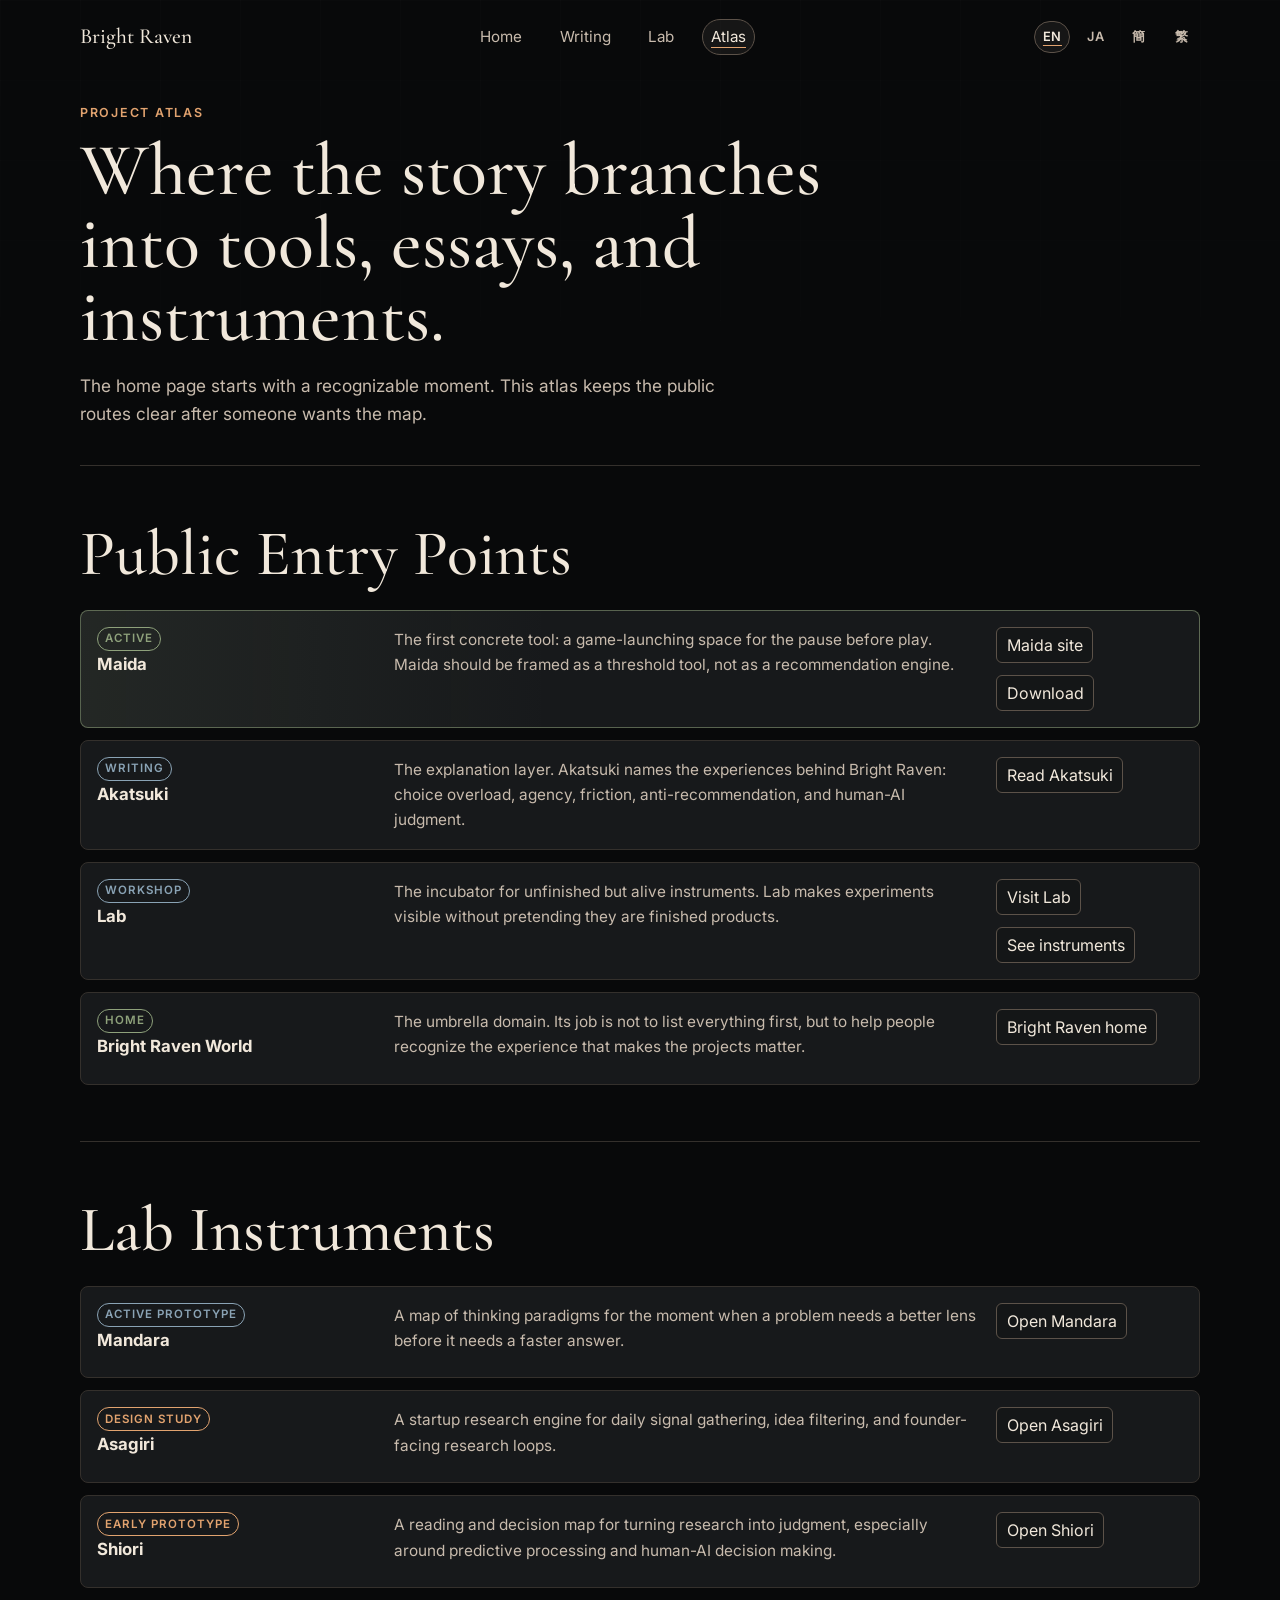
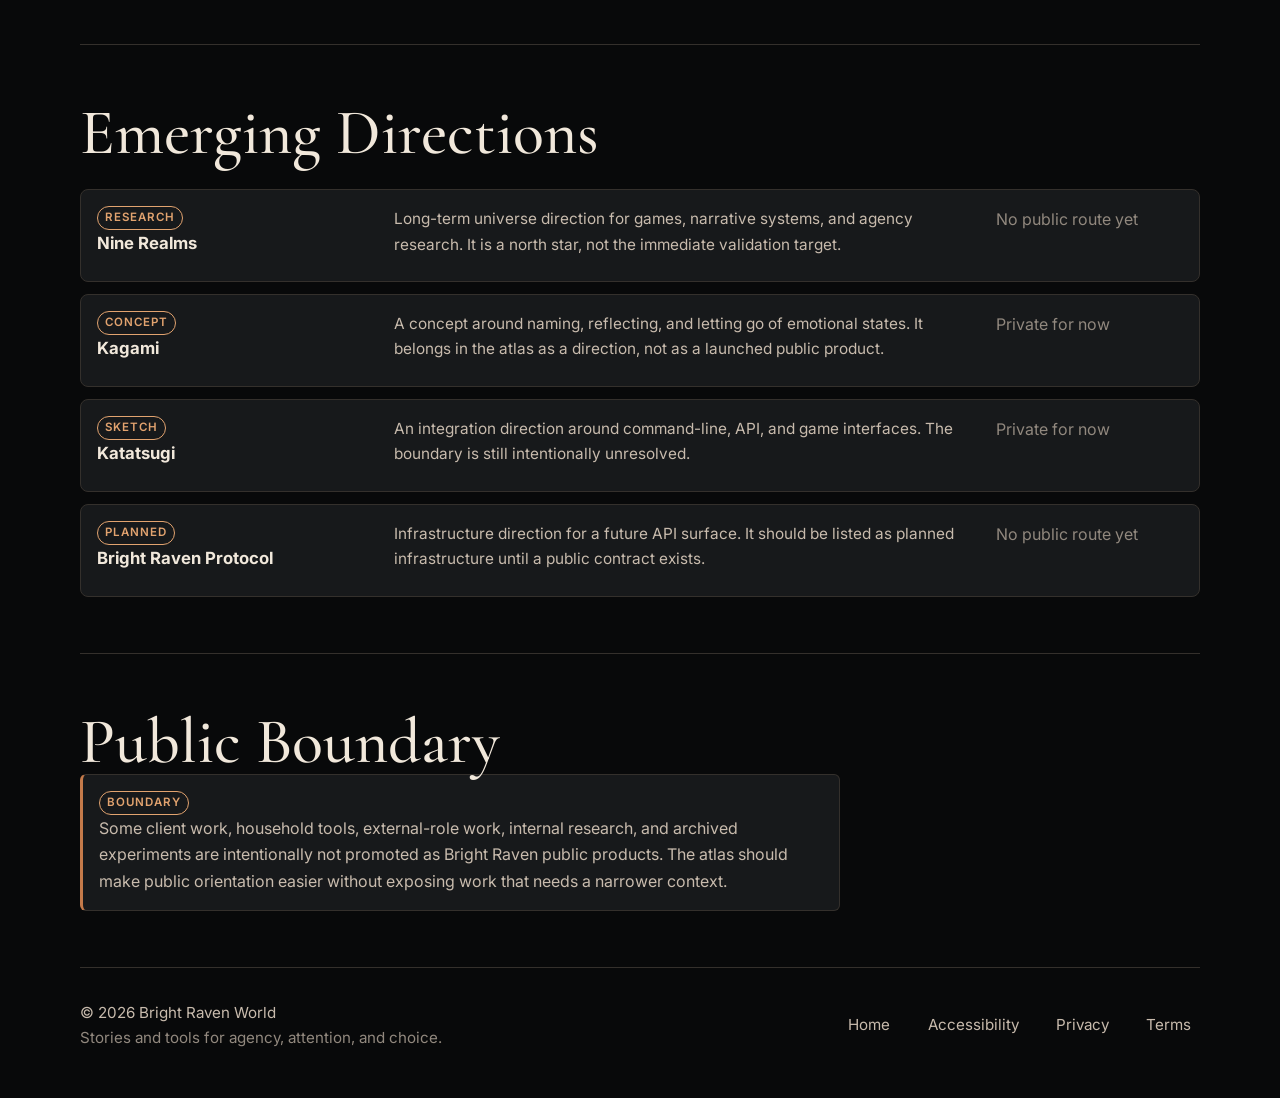
<file: projects/index.html>
<!DOCTYPE html>
<html lang="en">
<head>
  <meta charset="utf-8">
  <meta name="viewport" content="width=device-width, initial-scale=1">
  <title>Project Atlas - Bright Raven World</title>
  <meta name="description" content="A public map of Bright Raven products, writing, lab instruments, research directions, and boundaries.">
  <meta property="og:title" content="Project Atlas - Bright Raven World">
  <meta property="og:description" content="A public map of Bright Raven products, writing, lab instruments, research directions, and boundaries.">
  <meta property="og:type" content="website">
  <meta property="og:url" content="https://brightraven.world/projects/">
  <link rel="canonical" href="https://brightraven.world/projects/">
  <link rel="alternate" hreflang="x-default" href="https://brightraven.world/projects/">
  <link rel="alternate" hreflang="en" href="https://brightraven.world/en/projects/">
  <link rel="alternate" hreflang="zh-Hant" href="https://brightraven.world/zh-Hant/projects/">
  <link rel="alternate" hreflang="zh-Hans" href="https://brightraven.world/zh-Hans/projects/">
  <link rel="alternate" hreflang="ja" href="https://brightraven.world/ja/projects/">
  <link rel="icon" href="data:image/svg+xml,%3Csvg xmlns='http://www.w3.org/2000/svg' viewBox='0 0 32 32'%3E%3Crect width='32' height='32' fill='%2308090a'/%3E%3Cpath d='M16 5l8 21-8-5-8 5z' fill='%23e2a36f'/%3E%3C/svg%3E">
  <link rel="preconnect" href="https://fonts.googleapis.com">
  <link rel="preconnect" href="https://fonts.gstatic.com" crossorigin>
  <link href="https://fonts.googleapis.com/css2?family=Cormorant+Garamond:wght@400;500&family=Inter:wght@400;500;600&display=swap" rel="stylesheet">
  <link rel="stylesheet" href="../style.css?v=20260528c">
  <script type="application/ld+json">
  {
    "@context": "https://schema.org",
    "@type": "CollectionPage",
    "name": "Bright Raven Project Atlas",
    "url": "https://brightraven.world/projects/",
    "description": "A public map of Bright Raven products, writing, lab instruments, research directions, and boundaries.",
    "isPartOf": {
      "@type": "WebSite",
      "name": "Bright Raven World",
      "url": "https://brightraven.world/"
    }
  }
  </script>
</head>
<body>
  <a class="skip-link" href="#main">Skip to content</a>

  <header class="site-header" aria-label="Site header">
    <a class="site-logo" href="../" aria-label="Bright Raven World home">Bright Raven</a>
    <nav class="site-nav" aria-label="Primary">
      <a href="/">Home</a>
      <a href="/#writing">Writing</a>
      <a href="/#lab">Lab</a>
      <a href="/projects/" aria-current="page">Atlas</a>
    </nav>
    <nav class="language-nav" aria-label="Language">
      <a href="/en/projects/" lang="en" aria-current="page">EN</a>
      <a href="/ja/projects/" lang="ja">JA</a>
      <a href="/zh-Hans/projects/" lang="zh-Hans">簡</a>
      <a href="/zh-Hant/projects/" lang="zh-Hant">繁</a>
    </nav>
  </header>

  <main id="main">
    <section class="page-hero" aria-labelledby="page-title">
      <p class="eyebrow">Project Atlas</p>
      <h1 id="page-title">Where the story branches into tools, essays, and instruments.</h1>
      <p>
        The home page starts with a recognizable moment. This atlas keeps the public routes clear after someone wants the map.
      </p>
    </section>

    <section class="page-section" aria-labelledby="active-heading">
      <h2 id="active-heading">Public Entry Points</h2>
      <div class="project-table">
        <article class="project-row primary-row">
          <div>
            <div class="project-kicker"><span class="status status-active">Active</span></div>
            <h3>Maida</h3>
          </div>
          <p>
            The first concrete tool: a game-launching space for the pause before play. Maida should be framed as a threshold tool, not as a recommendation engine.
          </p>
          <div class="link-row">
            <a href="https://maida.brightraven.world/">Maida site</a>
            <a href="https://github.com/devBrightRaven/maida/releases/latest">Download</a>
          </div>
        </article>

        <article class="project-row">
          <div>
            <div class="project-kicker"><span class="status status-preview">Writing</span></div>
            <h3>Akatsuki</h3>
          </div>
          <p>
            The explanation layer. Akatsuki names the experiences behind Bright Raven: choice overload, agency, friction, anti-recommendation, and human-AI judgment.
          </p>
          <div class="link-row">
            <a href="https://devbrightraven.github.io/akatsuki/">Read Akatsuki</a>
          </div>
        </article>

        <article class="project-row">
          <div>
            <div class="project-kicker"><span class="status status-preview">Workshop</span></div>
            <h3>Lab</h3>
          </div>
          <p>
            The incubator for unfinished but alive instruments. Lab makes experiments visible without pretending they are finished products.
          </p>
          <div class="link-row">
            <a href="https://lab.brightraven.world/">Visit Lab</a>
            <a href="#lab-instruments">See instruments</a>
          </div>
        </article>

        <article class="project-row">
          <div>
            <div class="project-kicker"><span class="status status-active">Home</span></div>
            <h3>Bright Raven World</h3>
          </div>
          <p>
            The umbrella domain. Its job is not to list everything first, but to help people recognize the experience that makes the projects matter.
          </p>
          <div class="link-row">
            <a href="../">Bright Raven home</a>
          </div>
        </article>
      </div>
    </section>

    <section class="page-section" id="lab-instruments" aria-labelledby="lab-instruments-heading">
      <h2 id="lab-instruments-heading">Lab Instruments</h2>
      <div class="project-table">
        <article class="project-row">
          <div>
            <div class="project-kicker"><span class="status status-preview">Active prototype</span></div>
            <h3>Mandara</h3>
          </div>
          <p>
            A map of thinking paradigms for the moment when a problem needs a better lens before it needs a faster answer.
          </p>
          <div class="link-row">
            <a href="https://lab.brightraven.world/mandara/">Open Mandara</a>
          </div>
        </article>

        <article class="project-row">
          <div>
            <div class="project-kicker"><span class="status status-research">Design study</span></div>
            <h3>Asagiri</h3>
          </div>
          <p>
            A startup research engine for daily signal gathering, idea filtering, and founder-facing research loops.
          </p>
          <div class="link-row">
            <a href="https://lab.brightraven.world/asagiri/">Open Asagiri</a>
          </div>
        </article>

        <article class="project-row">
          <div>
            <div class="project-kicker"><span class="status status-planned">Early prototype</span></div>
            <h3>Shiori</h3>
          </div>
          <p>
            A reading and decision map for turning research into judgment, especially around predictive processing and human-AI decision making.
          </p>
          <div class="link-row">
            <a href="https://lab.brightraven.world/shiori/">Open Shiori</a>
          </div>
        </article>
      </div>
    </section>

    <section class="page-section" id="emerging" aria-labelledby="emerging-heading">
      <h2 id="emerging-heading">Emerging Directions</h2>
      <div class="project-table">
        <article class="project-row">
          <div>
            <div class="project-kicker"><span class="status status-research">Research</span></div>
            <h3>Nine Realms</h3>
          </div>
          <p>
            Long-term universe direction for games, narrative systems, and agency research. It is a north star, not the immediate validation target.
          </p>
          <div class="link-row">
            <span class="text-soft">No public route yet</span>
          </div>
        </article>

        <article class="project-row">
          <div>
            <div class="project-kicker"><span class="status status-research">Concept</span></div>
            <h3>Kagami</h3>
          </div>
          <p>
            A concept around naming, reflecting, and letting go of emotional states. It belongs in the atlas as a direction, not as a launched public product.
          </p>
          <div class="link-row">
            <span class="text-soft">Private for now</span>
          </div>
        </article>

        <article class="project-row">
          <div>
            <div class="project-kicker"><span class="status status-research">Sketch</span></div>
            <h3>Katatsugi</h3>
          </div>
          <p>
            An integration direction around command-line, API, and game interfaces. The boundary is still intentionally unresolved.
          </p>
          <div class="link-row">
            <span class="text-soft">Private for now</span>
          </div>
        </article>

        <article class="project-row">
          <div>
            <div class="project-kicker"><span class="status status-planned">Planned</span></div>
            <h3>Bright Raven Protocol</h3>
          </div>
          <p>
            Infrastructure direction for a future API surface. It should be listed as planned infrastructure until a public contract exists.
          </p>
          <div class="link-row">
            <span class="text-soft">No public route yet</span>
          </div>
        </article>
      </div>
    </section>

    <section class="page-section" aria-labelledby="boundary-heading">
      <h2 id="boundary-heading">Public Boundary</h2>
      <div class="boundary-note">
        <div class="project-kicker"><span class="status status-boundary">Boundary</span></div>
        <p>
          Some client work, household tools, external-role work, internal research, and archived experiments are intentionally not promoted as Bright Raven public products. The atlas should make public orientation easier without exposing work that needs a narrower context.
        </p>
      </div>
    </section>
  </main>

  <footer class="site-footer">
    <div>
      <p>&copy; 2026 Bright Raven World</p>
      <p>Stories and tools for agency, attention, and choice.</p>
    </div>
    <nav aria-label="Footer">
      <a href="../">Home</a>
      <a href="../accessibility/">Accessibility</a>
      <a href="../privacy.html">Privacy</a>
      <a href="../terms.html">Terms</a>
    </nav>
  </footer>
</body>
</html>
</file>
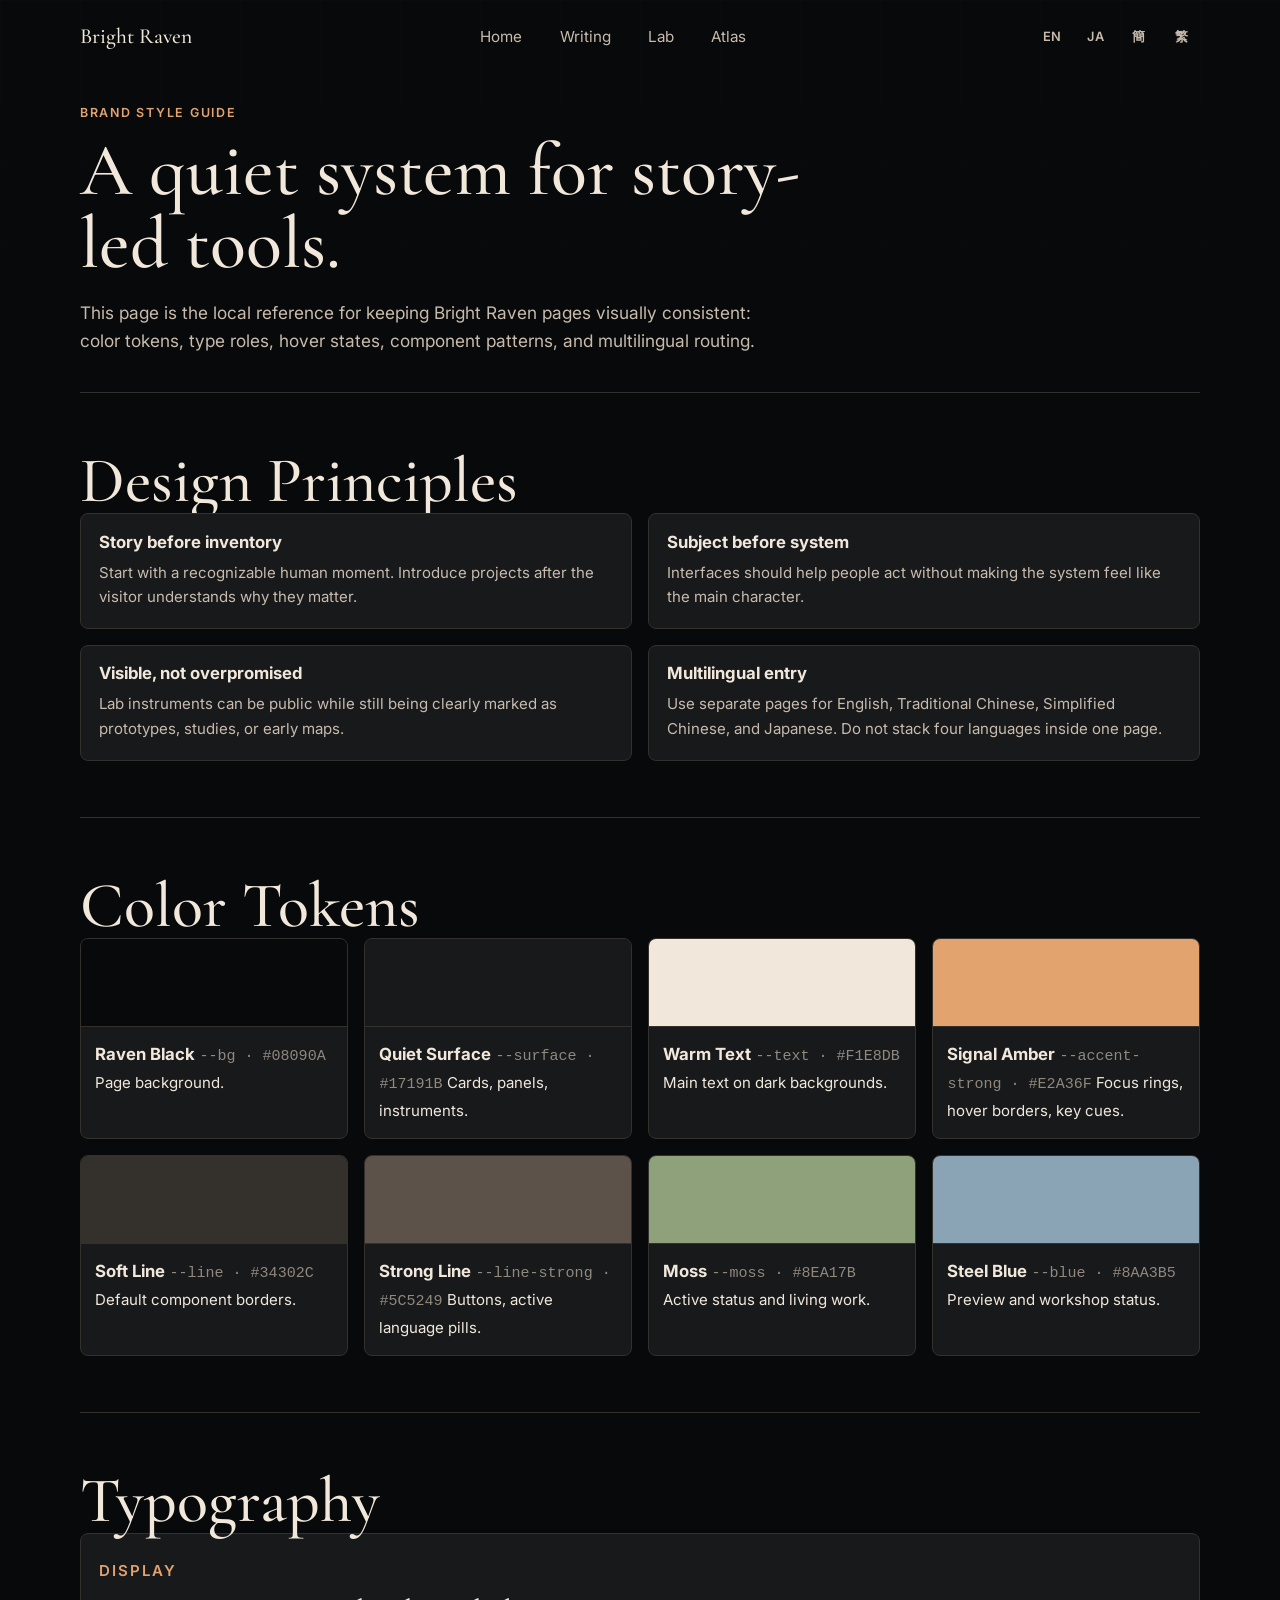
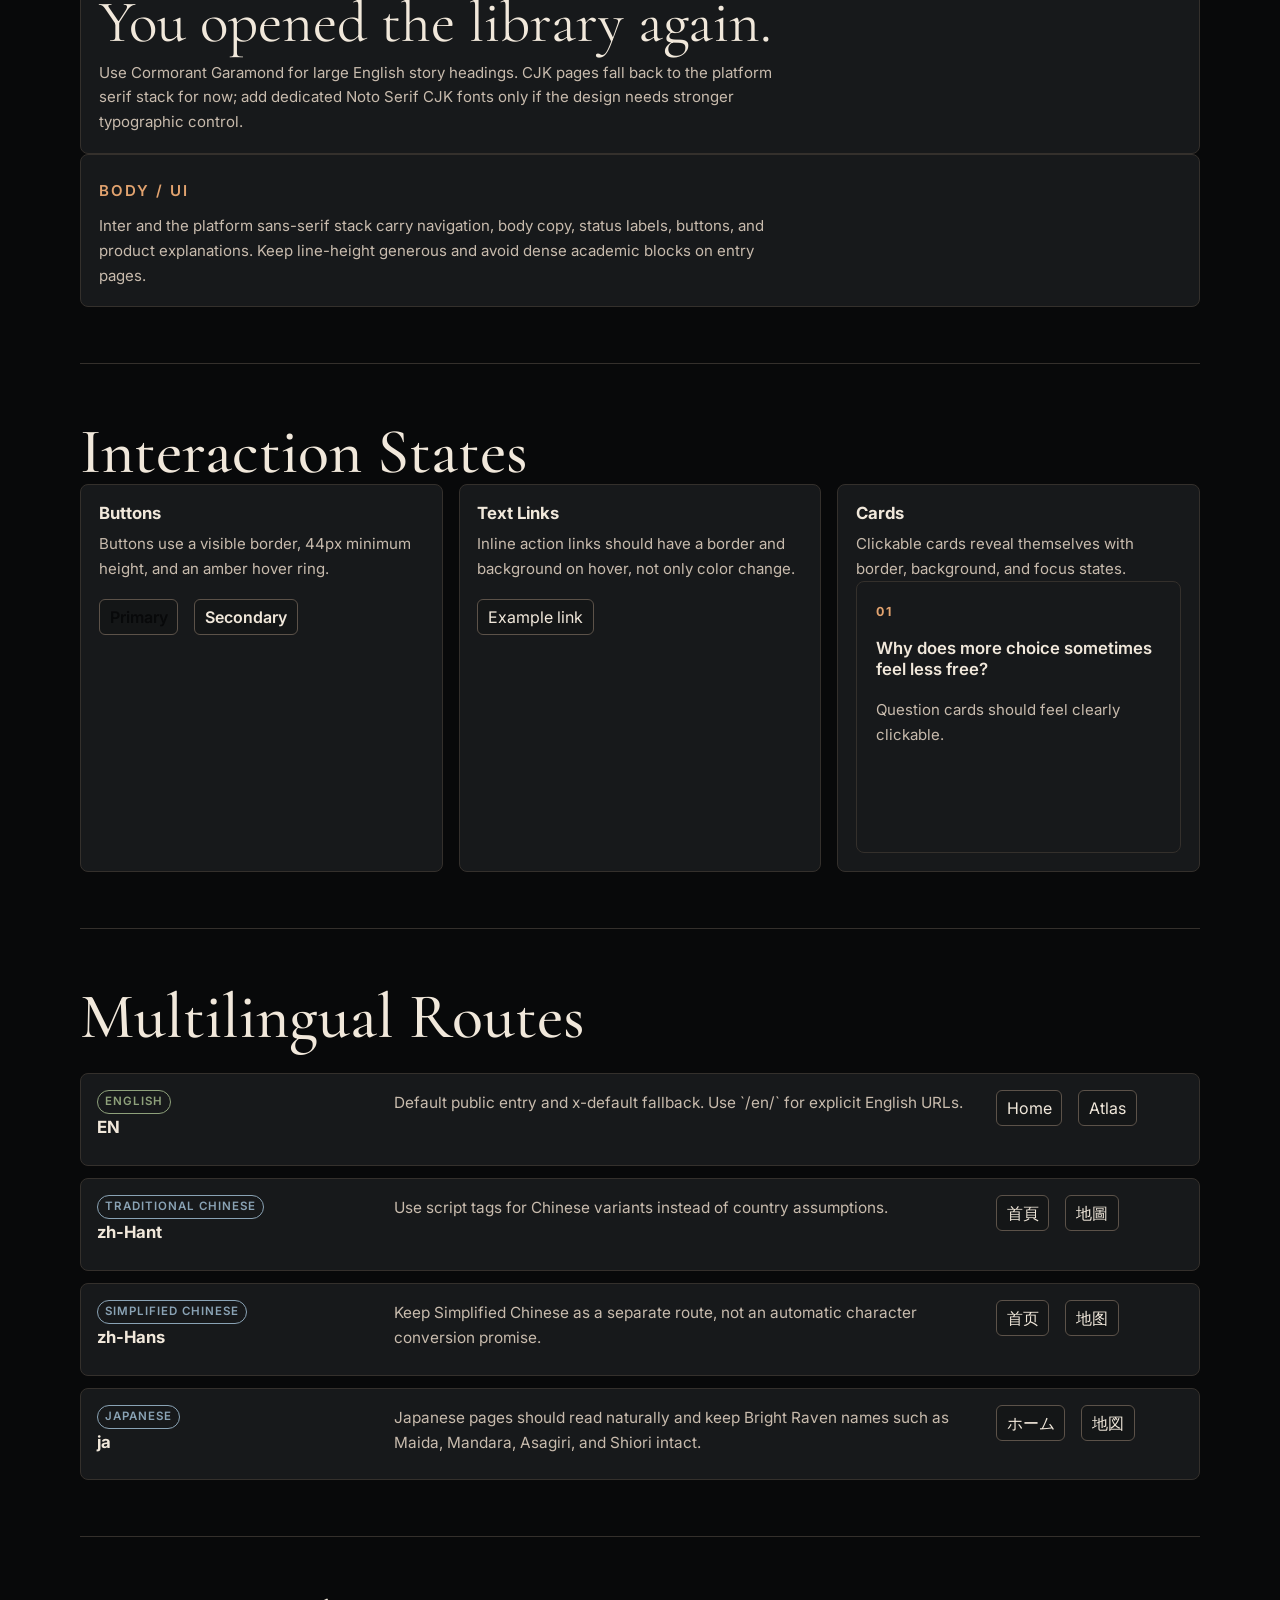
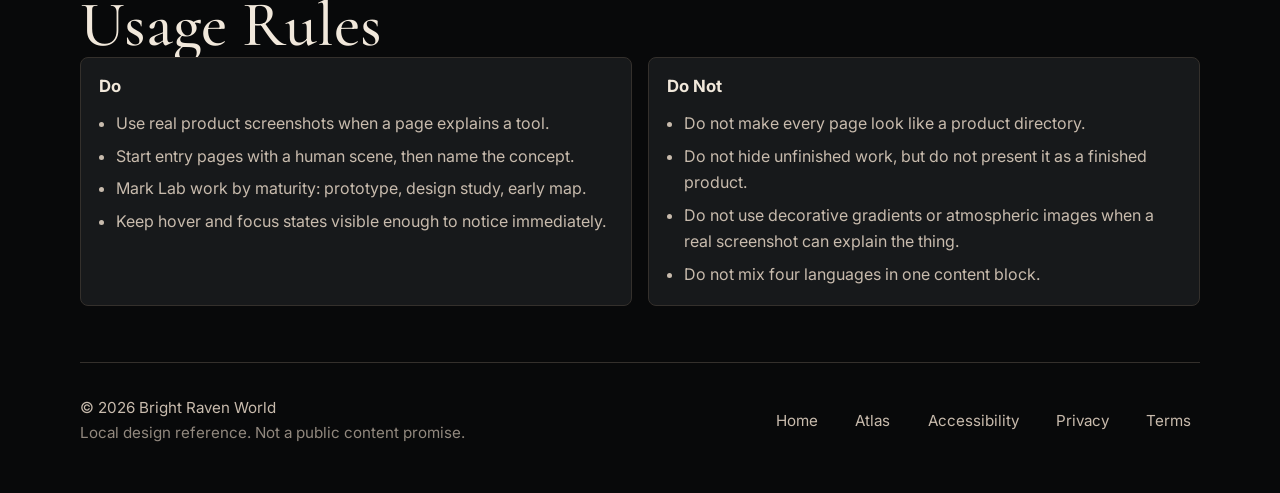
<file: style-guide/index.html>
<!DOCTYPE html>
<html lang="en">
<head>
  <meta charset="utf-8">
  <meta name="viewport" content="width=device-width, initial-scale=1">
  <title>Brand Style Guide - Bright Raven World</title>
  <meta name="description" content="A local design reference for Bright Raven colors, typography, interaction states, components, and multilingual routes.">
  <meta name="robots" content="noindex">
  <meta property="og:title" content="Brand Style Guide - Bright Raven World">
  <meta property="og:description" content="A design reference for Bright Raven colors, typography, interaction states, and page patterns.">
  <meta property="og:type" content="website">
  <meta property="og:url" content="https://brightraven.world/style-guide/">
  <link rel="canonical" href="https://brightraven.world/style-guide/">
  <link rel="icon" href="data:image/svg+xml,%3Csvg xmlns='http://www.w3.org/2000/svg' viewBox='0 0 32 32'%3E%3Crect width='32' height='32' fill='%2308090a'/%3E%3Cpath d='M16 5l8 21-8-5-8 5z' fill='%23e2a36f'/%3E%3C/svg%3E">
  <link rel="preconnect" href="https://fonts.googleapis.com">
  <link rel="preconnect" href="https://fonts.gstatic.com" crossorigin>
  <link href="https://fonts.googleapis.com/css2?family=Cormorant+Garamond:wght@400;500&family=Inter:wght@400;500;600&display=swap" rel="stylesheet">
  <link rel="stylesheet" href="../style.css?v=20260528c">
</head>
<body>
  <a class="skip-link" href="#main">Skip to content</a>

  <header class="site-header" aria-label="Site header">
    <a class="site-logo" href="/" aria-label="Bright Raven World home">Bright Raven</a>
    <nav class="site-nav" aria-label="Primary">
      <a href="/">Home</a>
      <a href="/#writing">Writing</a>
      <a href="/#lab">Lab</a>
      <a href="/projects/">Atlas</a>
    </nav>
    <nav class="language-nav" aria-label="Language">
      <a href="/en/" lang="en">EN</a>
      <a href="/ja/" lang="ja">JA</a>
      <a href="/zh-Hans/" lang="zh-Hans">簡</a>
      <a href="/zh-Hant/" lang="zh-Hant">繁</a>
    </nav>
  </header>

  <main id="main">
    <section class="page-hero" aria-labelledby="page-title">
      <p class="eyebrow">Brand Style Guide</p>
      <h1 id="page-title">A quiet system for story-led tools.</h1>
      <p>
        This page is the local reference for keeping Bright Raven pages visually consistent: color tokens, type roles, hover states, component patterns, and multilingual routing.
      </p>
    </section>

    <section class="page-section" aria-labelledby="principles-heading">
      <h2 id="principles-heading">Design Principles</h2>
      <div class="guide-grid">
        <article class="guide-card">
          <h3>Story before inventory</h3>
          <p>Start with a recognizable human moment. Introduce projects after the visitor understands why they matter.</p>
        </article>
        <article class="guide-card">
          <h3>Subject before system</h3>
          <p>Interfaces should help people act without making the system feel like the main character.</p>
        </article>
        <article class="guide-card">
          <h3>Visible, not overpromised</h3>
          <p>Lab instruments can be public while still being clearly marked as prototypes, studies, or early maps.</p>
        </article>
        <article class="guide-card">
          <h3>Multilingual entry</h3>
          <p>Use separate pages for English, Traditional Chinese, Simplified Chinese, and Japanese. Do not stack four languages inside one page.</p>
        </article>
      </div>
    </section>

    <section class="page-section" aria-labelledby="color-heading">
      <h2 id="color-heading">Color Tokens</h2>
      <div class="guide-swatch-grid">
        <article class="guide-swatch">
          <div class="guide-color" style="background:#08090a"></div>
          <div class="guide-swatch-body">
            <strong>Raven Black</strong>
            <span class="guide-token">--bg · #08090A</span>
            <span>Page background.</span>
          </div>
        </article>
        <article class="guide-swatch">
          <div class="guide-color" style="background:#17191b"></div>
          <div class="guide-swatch-body">
            <strong>Quiet Surface</strong>
            <span class="guide-token">--surface · #17191B</span>
            <span>Cards, panels, instruments.</span>
          </div>
        </article>
        <article class="guide-swatch">
          <div class="guide-color" style="background:#f1e8db"></div>
          <div class="guide-swatch-body">
            <strong>Warm Text</strong>
            <span class="guide-token">--text · #F1E8DB</span>
            <span>Main text on dark backgrounds.</span>
          </div>
        </article>
        <article class="guide-swatch">
          <div class="guide-color" style="background:#e2a36f"></div>
          <div class="guide-swatch-body">
            <strong>Signal Amber</strong>
            <span class="guide-token">--accent-strong · #E2A36F</span>
            <span>Focus rings, hover borders, key cues.</span>
          </div>
        </article>
        <article class="guide-swatch">
          <div class="guide-color" style="background:#34302c"></div>
          <div class="guide-swatch-body">
            <strong>Soft Line</strong>
            <span class="guide-token">--line · #34302C</span>
            <span>Default component borders.</span>
          </div>
        </article>
        <article class="guide-swatch">
          <div class="guide-color" style="background:#5c5249"></div>
          <div class="guide-swatch-body">
            <strong>Strong Line</strong>
            <span class="guide-token">--line-strong · #5C5249</span>
            <span>Buttons, active language pills.</span>
          </div>
        </article>
        <article class="guide-swatch">
          <div class="guide-color" style="background:#8ea17b"></div>
          <div class="guide-swatch-body">
            <strong>Moss</strong>
            <span class="guide-token">--moss · #8EA17B</span>
            <span>Active status and living work.</span>
          </div>
        </article>
        <article class="guide-swatch">
          <div class="guide-color" style="background:#8aa3b5"></div>
          <div class="guide-swatch-body">
            <strong>Steel Blue</strong>
            <span class="guide-token">--blue · #8AA3B5</span>
            <span>Preview and workshop status.</span>
          </div>
        </article>
      </div>
    </section>

    <section class="page-section" aria-labelledby="type-heading">
      <h2 id="type-heading">Typography</h2>
      <div class="guide-type-block">
        <p class="eyebrow">Display</p>
        <div class="guide-display">You opened the library again.</div>
        <p class="guide-body-sample">Use Cormorant Garamond for large English story headings. CJK pages fall back to the platform serif stack for now; add dedicated Noto Serif CJK fonts only if the design needs stronger typographic control.</p>
      </div>
      <div class="guide-type-block">
        <p class="eyebrow">Body / UI</p>
        <p class="guide-body-sample">Inter and the platform sans-serif stack carry navigation, body copy, status labels, buttons, and product explanations. Keep line-height generous and avoid dense academic blocks on entry pages.</p>
      </div>
    </section>

    <section class="page-section" aria-labelledby="interaction-heading">
      <h2 id="interaction-heading">Interaction States</h2>
      <div class="guide-component-grid">
        <article class="guide-card">
          <h3>Buttons</h3>
          <p>Buttons use a visible border, 44px minimum height, and an amber hover ring.</p>
          <div class="link-row">
            <a class="button button-primary" href="#interaction-heading">Primary</a>
            <a class="button button-secondary" href="#interaction-heading">Secondary</a>
          </div>
        </article>
        <article class="guide-card">
          <h3>Text Links</h3>
          <p>Inline action links should have a border and background on hover, not only color change.</p>
          <a class="text-link" href="#interaction-heading">Example link</a>
        </article>
        <article class="guide-card">
          <h3>Cards</h3>
          <p>Clickable cards reveal themselves with border, background, and focus states.</p>
          <a class="question-card" href="#interaction-heading">
            <span>01</span>
            <h3>Why does more choice sometimes feel less free?</h3>
            <p>Question cards should feel clearly clickable.</p>
          </a>
        </article>
      </div>
    </section>

    <section class="page-section" aria-labelledby="routes-heading">
      <h2 id="routes-heading">Multilingual Routes</h2>
      <div class="project-table">
        <article class="project-row">
          <div>
            <div class="project-kicker"><span class="status status-active">English</span></div>
            <h3>EN</h3>
          </div>
          <p>Default public entry and x-default fallback. Use `/en/` for explicit English URLs.</p>
          <div class="link-row">
            <a href="/en/">Home</a>
            <a href="/en/projects/">Atlas</a>
          </div>
        </article>
        <article class="project-row">
          <div>
            <div class="project-kicker"><span class="status status-preview">Traditional Chinese</span></div>
            <h3>zh-Hant</h3>
          </div>
          <p>Use script tags for Chinese variants instead of country assumptions.</p>
          <div class="link-row">
            <a href="/zh-Hant/">首頁</a>
            <a href="/zh-Hant/projects/">地圖</a>
          </div>
        </article>
        <article class="project-row">
          <div>
            <div class="project-kicker"><span class="status status-preview">Simplified Chinese</span></div>
            <h3>zh-Hans</h3>
          </div>
          <p>Keep Simplified Chinese as a separate route, not an automatic character conversion promise.</p>
          <div class="link-row">
            <a href="/zh-Hans/">首页</a>
            <a href="/zh-Hans/projects/">地图</a>
          </div>
        </article>
        <article class="project-row">
          <div>
            <div class="project-kicker"><span class="status status-preview">Japanese</span></div>
            <h3>ja</h3>
          </div>
          <p>Japanese pages should read naturally and keep Bright Raven names such as Maida, Mandara, Asagiri, and Shiori intact.</p>
          <div class="link-row">
            <a href="/ja/">ホーム</a>
            <a href="/ja/projects/">地図</a>
          </div>
        </article>
      </div>
    </section>

    <section class="page-section" aria-labelledby="usage-heading">
      <h2 id="usage-heading">Usage Rules</h2>
      <div class="guide-do-dont">
        <article class="guide-card">
          <h3>Do</h3>
          <ul class="guide-list">
            <li>Use real product screenshots when a page explains a tool.</li>
            <li>Start entry pages with a human scene, then name the concept.</li>
            <li>Mark Lab work by maturity: prototype, design study, early map.</li>
            <li>Keep hover and focus states visible enough to notice immediately.</li>
          </ul>
        </article>
        <article class="guide-card">
          <h3>Do Not</h3>
          <ul class="guide-list">
            <li>Do not make every page look like a product directory.</li>
            <li>Do not hide unfinished work, but do not present it as a finished product.</li>
            <li>Do not use decorative gradients or atmospheric images when a real screenshot can explain the thing.</li>
            <li>Do not mix four languages in one content block.</li>
          </ul>
        </article>
      </div>
    </section>
  </main>

  <footer class="site-footer">
    <div>
      <p>&copy; 2026 Bright Raven World</p>
      <p>Local design reference. Not a public content promise.</p>
    </div>
    <nav aria-label="Footer">
      <a href="/">Home</a>
      <a href="/projects/">Atlas</a>
      <a href="/accessibility/">Accessibility</a>
      <a href="/privacy.html">Privacy</a>
      <a href="/terms.html">Terms</a>
    </nav>
  </footer>
</body>
</html>
</file>
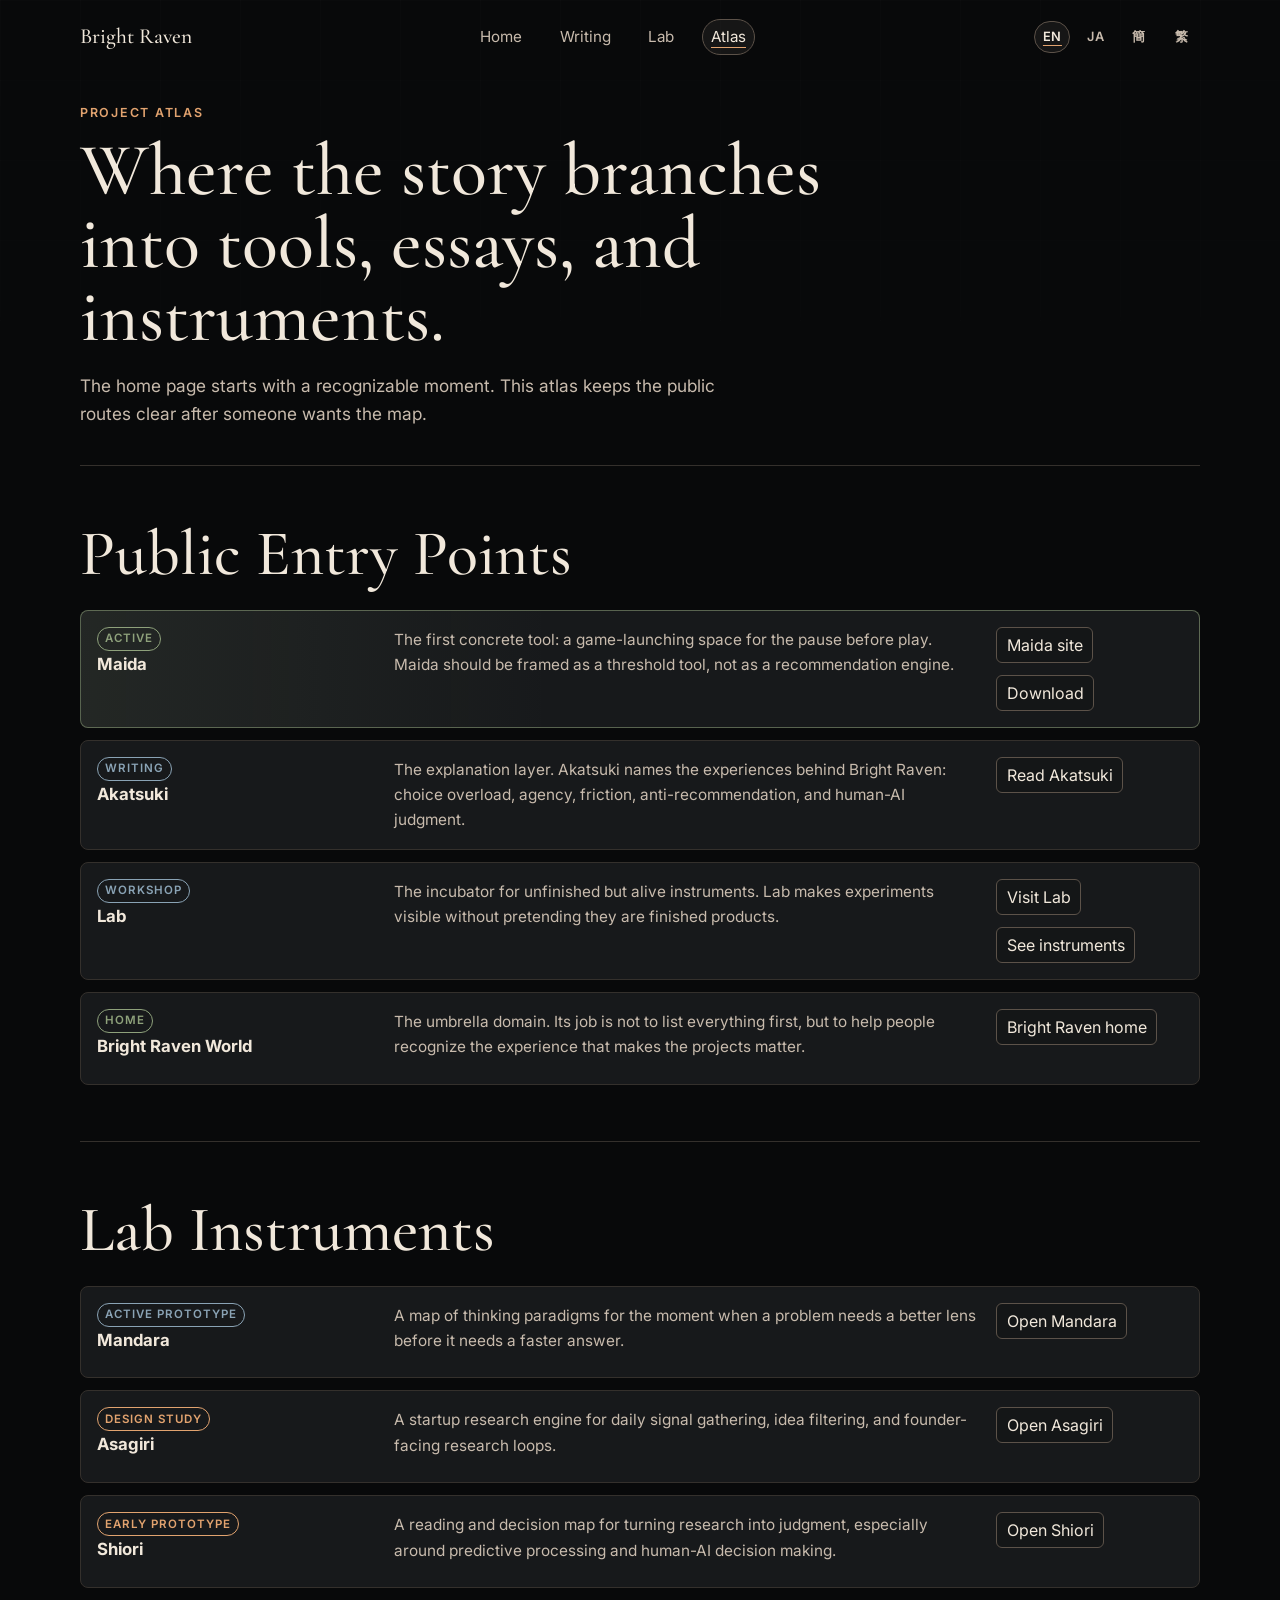
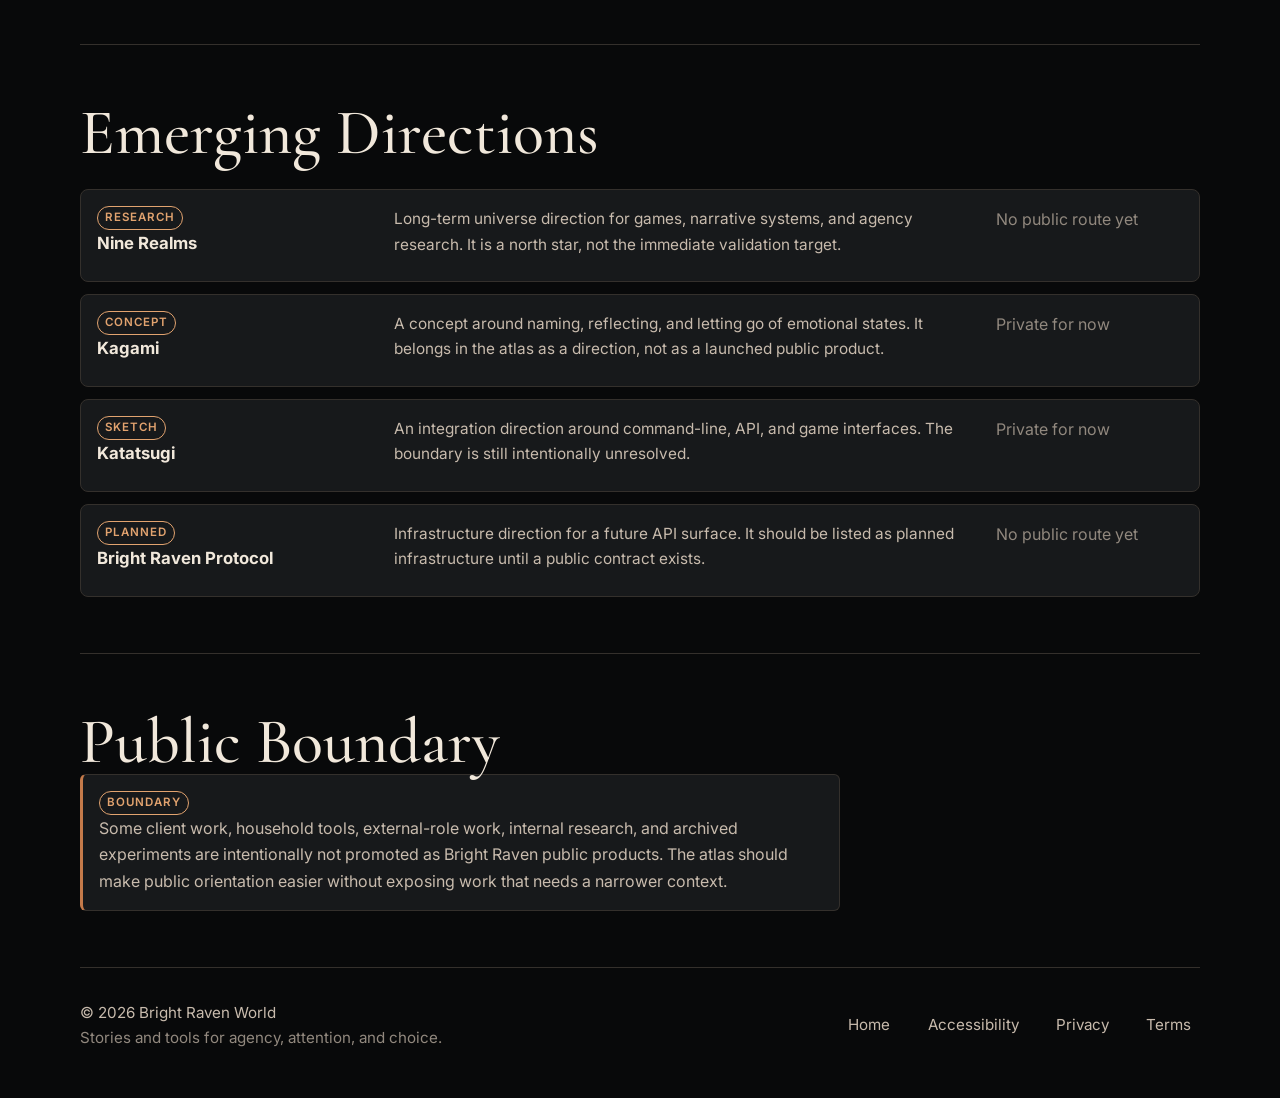
<file: en/projects/index.html>
<!DOCTYPE html>
<html lang="en">
<head>
  <meta charset="utf-8">
  <meta name="viewport" content="width=device-width, initial-scale=1">
  <title>Project Atlas - Bright Raven World</title>
  <meta name="description" content="A public map of Bright Raven products, writing, lab instruments, research directions, and boundaries.">
  <meta property="og:title" content="Project Atlas - Bright Raven World">
  <meta property="og:description" content="A public map of Bright Raven products, writing, lab instruments, research directions, and boundaries.">
  <meta property="og:type" content="website">
  <meta property="og:url" content="https://brightraven.world/en/projects/">
  <link rel="canonical" href="https://brightraven.world/en/projects/">
  <link rel="alternate" hreflang="x-default" href="https://brightraven.world/projects/">
  <link rel="alternate" hreflang="en" href="https://brightraven.world/en/projects/">
  <link rel="alternate" hreflang="zh-Hant" href="https://brightraven.world/zh-Hant/projects/">
  <link rel="alternate" hreflang="zh-Hans" href="https://brightraven.world/zh-Hans/projects/">
  <link rel="alternate" hreflang="ja" href="https://brightraven.world/ja/projects/">
  <link rel="icon" href="data:image/svg+xml,%3Csvg xmlns='http://www.w3.org/2000/svg' viewBox='0 0 32 32'%3E%3Crect width='32' height='32' fill='%2308090a'/%3E%3Cpath d='M16 5l8 21-8-5-8 5z' fill='%23e2a36f'/%3E%3C/svg%3E">
  <link rel="preconnect" href="https://fonts.googleapis.com">
  <link rel="preconnect" href="https://fonts.gstatic.com" crossorigin>
  <link href="https://fonts.googleapis.com/css2?family=Cormorant+Garamond:wght@400;500&family=Inter:wght@400;500;600&display=swap" rel="stylesheet">
  <link rel="stylesheet" href="../../style.css?v=20260528c">
  <script type="application/ld+json">
  {
    "@context": "https://schema.org",
    "@type": "CollectionPage",
    "name": "Bright Raven Project Atlas",
    "url": "https://brightraven.world/en/projects/",
    "description": "A public map of Bright Raven products, writing, lab instruments, research directions, and boundaries.",
    "isPartOf": {
      "@type": "WebSite",
      "name": "Bright Raven World",
      "url": "https://brightraven.world/en/"
    }
  }
  </script>
</head>
<body>
  <a class="skip-link" href="#main">Skip to content</a>

  <header class="site-header" aria-label="Site header">
    <a class="site-logo" href="/en/" aria-label="Bright Raven World home">Bright Raven</a>
    <nav class="site-nav" aria-label="Primary">
      <a href="/en/">Home</a>
      <a href="/en/#writing">Writing</a>
      <a href="/en/#lab">Lab</a>
      <a href="/en/projects/" aria-current="page">Atlas</a>
    </nav>
    <nav class="language-nav" aria-label="Language">
      <a href="/en/projects/" lang="en" aria-current="page">EN</a>
      <a href="/ja/projects/" lang="ja">JA</a>
      <a href="/zh-Hans/projects/" lang="zh-Hans">簡</a>
      <a href="/zh-Hant/projects/" lang="zh-Hant">繁</a>
    </nav>
  </header>

  <main id="main">
    <section class="page-hero" aria-labelledby="page-title">
      <p class="eyebrow">Project Atlas</p>
      <h1 id="page-title">Where the story branches into tools, essays, and instruments.</h1>
      <p>The home page starts with a recognizable moment. This atlas keeps the public routes clear after someone wants the map.</p>
    </section>

    <section class="page-section" aria-labelledby="active-heading">
      <h2 id="active-heading">Public Entry Points</h2>
      <div class="project-table">
        <article class="project-row primary-row">
          <div>
            <div class="project-kicker"><span class="status status-active">Active</span></div>
            <h3>Maida</h3>
          </div>
          <p>The first concrete tool: a game-launching space for the pause before play. Maida should be framed as a threshold tool, not as a recommendation engine.</p>
          <div class="link-row">
            <a href="https://maida.brightraven.world/">Maida site</a>
            <a href="https://github.com/devBrightRaven/maida/releases/latest">Download</a>
          </div>
        </article>

        <article class="project-row">
          <div>
            <div class="project-kicker"><span class="status status-preview">Writing</span></div>
            <h3>Akatsuki</h3>
          </div>
          <p>The explanation layer. Akatsuki names the experiences behind Bright Raven: choice overload, agency, friction, anti-recommendation, and human-AI judgment.</p>
          <div class="link-row">
            <a href="https://devbrightraven.github.io/akatsuki/">Read Akatsuki</a>
          </div>
        </article>

        <article class="project-row">
          <div>
            <div class="project-kicker"><span class="status status-preview">Workshop</span></div>
            <h3>Lab</h3>
          </div>
          <p>The incubator for unfinished but alive instruments. Lab makes experiments visible without pretending they are finished products.</p>
          <div class="link-row">
            <a href="https://lab.brightraven.world/">Visit Lab</a>
            <a href="#lab-instruments">See instruments</a>
          </div>
        </article>

        <article class="project-row">
          <div>
            <div class="project-kicker"><span class="status status-active">Home</span></div>
            <h3>Bright Raven World</h3>
          </div>
          <p>The umbrella domain. Its job is not to list everything first, but to help people recognize the experience that makes the projects matter.</p>
          <div class="link-row">
            <a href="/en/">Bright Raven home</a>
          </div>
        </article>
      </div>
    </section>

    <section class="page-section" id="lab-instruments" aria-labelledby="lab-instruments-heading">
      <h2 id="lab-instruments-heading">Lab Instruments</h2>
      <div class="project-table">
        <article class="project-row">
          <div>
            <div class="project-kicker"><span class="status status-preview">Active prototype</span></div>
            <h3>Mandara</h3>
          </div>
          <p>A map of thinking paradigms for the moment when a problem needs a better lens before it needs a faster answer.</p>
          <div class="link-row">
            <a href="https://lab.brightraven.world/mandara/">Open Mandara</a>
          </div>
        </article>

        <article class="project-row">
          <div>
            <div class="project-kicker"><span class="status status-research">Design study</span></div>
            <h3>Asagiri</h3>
          </div>
          <p>A startup research engine for daily signal gathering, idea filtering, and founder-facing research loops.</p>
          <div class="link-row">
            <a href="https://lab.brightraven.world/asagiri/">Open Asagiri</a>
          </div>
        </article>

        <article class="project-row">
          <div>
            <div class="project-kicker"><span class="status status-planned">Early prototype</span></div>
            <h3>Shiori</h3>
          </div>
          <p>A reading and decision map for turning research into judgment, especially around predictive processing and human-AI decision making.</p>
          <div class="link-row">
            <a href="https://lab.brightraven.world/shiori/">Open Shiori</a>
          </div>
        </article>
      </div>
    </section>

    <section class="page-section" id="emerging" aria-labelledby="emerging-heading">
      <h2 id="emerging-heading">Emerging Directions</h2>
      <div class="project-table">
        <article class="project-row">
          <div>
            <div class="project-kicker"><span class="status status-research">Research</span></div>
            <h3>Nine Realms</h3>
          </div>
          <p>Long-term universe direction for games, narrative systems, and agency research. It is a north star, not the immediate validation target.</p>
          <div class="link-row">
            <span class="text-soft">No public route yet</span>
          </div>
        </article>

        <article class="project-row">
          <div>
            <div class="project-kicker"><span class="status status-research">Concept</span></div>
            <h3>Kagami</h3>
          </div>
          <p>A concept around naming, reflecting, and letting go of emotional states. It belongs in the atlas as a direction, not as a launched public product.</p>
          <div class="link-row">
            <span class="text-soft">Private for now</span>
          </div>
        </article>

        <article class="project-row">
          <div>
            <div class="project-kicker"><span class="status status-research">Sketch</span></div>
            <h3>Katatsugi</h3>
          </div>
          <p>An integration direction around command-line, API, and game interfaces. The boundary is still intentionally unresolved.</p>
          <div class="link-row">
            <span class="text-soft">Private for now</span>
          </div>
        </article>

        <article class="project-row">
          <div>
            <div class="project-kicker"><span class="status status-planned">Planned</span></div>
            <h3>Bright Raven Protocol</h3>
          </div>
          <p>Infrastructure direction for a future API surface. It should be listed as planned infrastructure until a public contract exists.</p>
          <div class="link-row">
            <span class="text-soft">No public route yet</span>
          </div>
        </article>
      </div>
    </section>

    <section class="page-section" aria-labelledby="boundary-heading">
      <h2 id="boundary-heading">Public Boundary</h2>
      <div class="boundary-note">
        <div class="project-kicker"><span class="status status-boundary">Boundary</span></div>
        <p>Some client work, household tools, external-role work, internal research, and archived experiments are intentionally not promoted as Bright Raven public products. The atlas should make public orientation easier without exposing work that needs a narrower context.</p>
      </div>
    </section>
  </main>

  <footer class="site-footer">
    <div>
      <p>&copy; 2026 Bright Raven World</p>
      <p>Stories and tools for agency, attention, and choice.</p>
    </div>
    <nav aria-label="Footer">
      <a href="/en/">Home</a>
      <a href="/accessibility/">Accessibility</a>
      <a href="/privacy.html">Privacy</a>
      <a href="/terms.html">Terms</a>
    </nav>
  </footer>
</body>
</html>
</file>
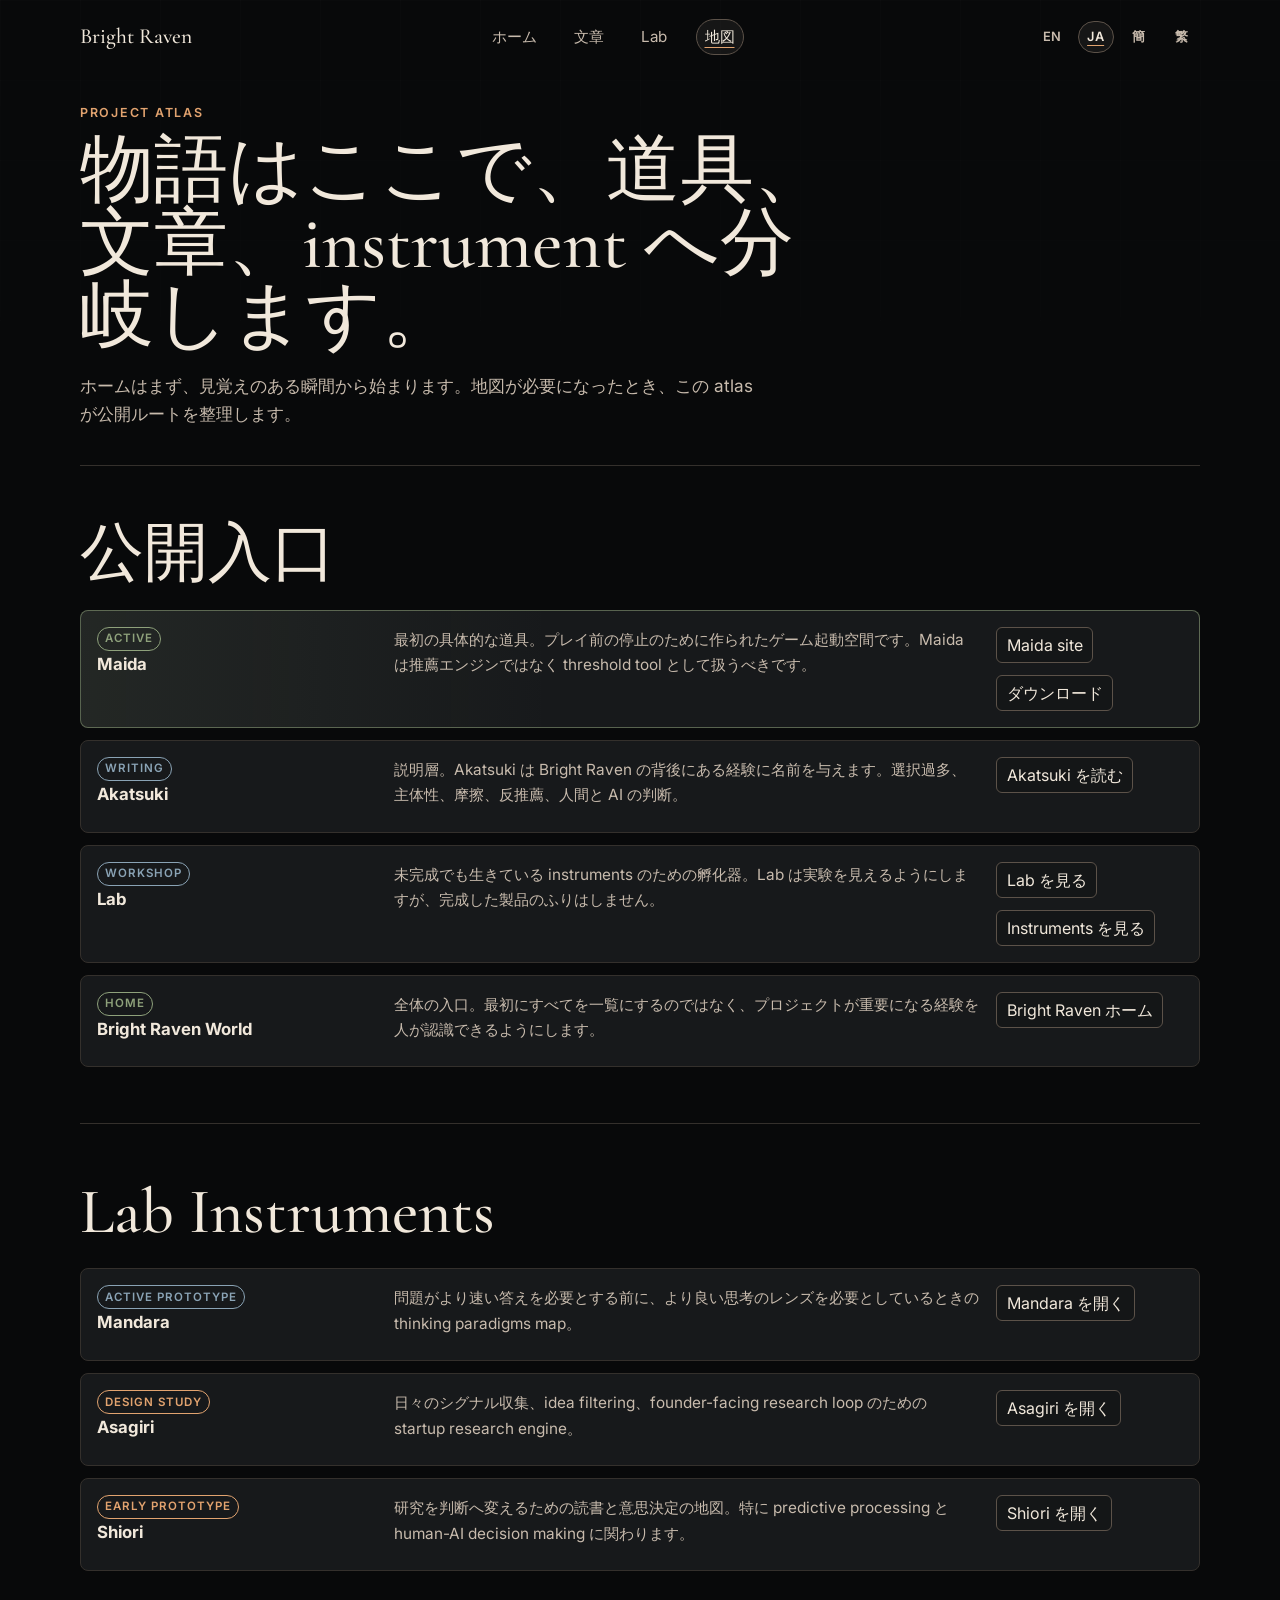
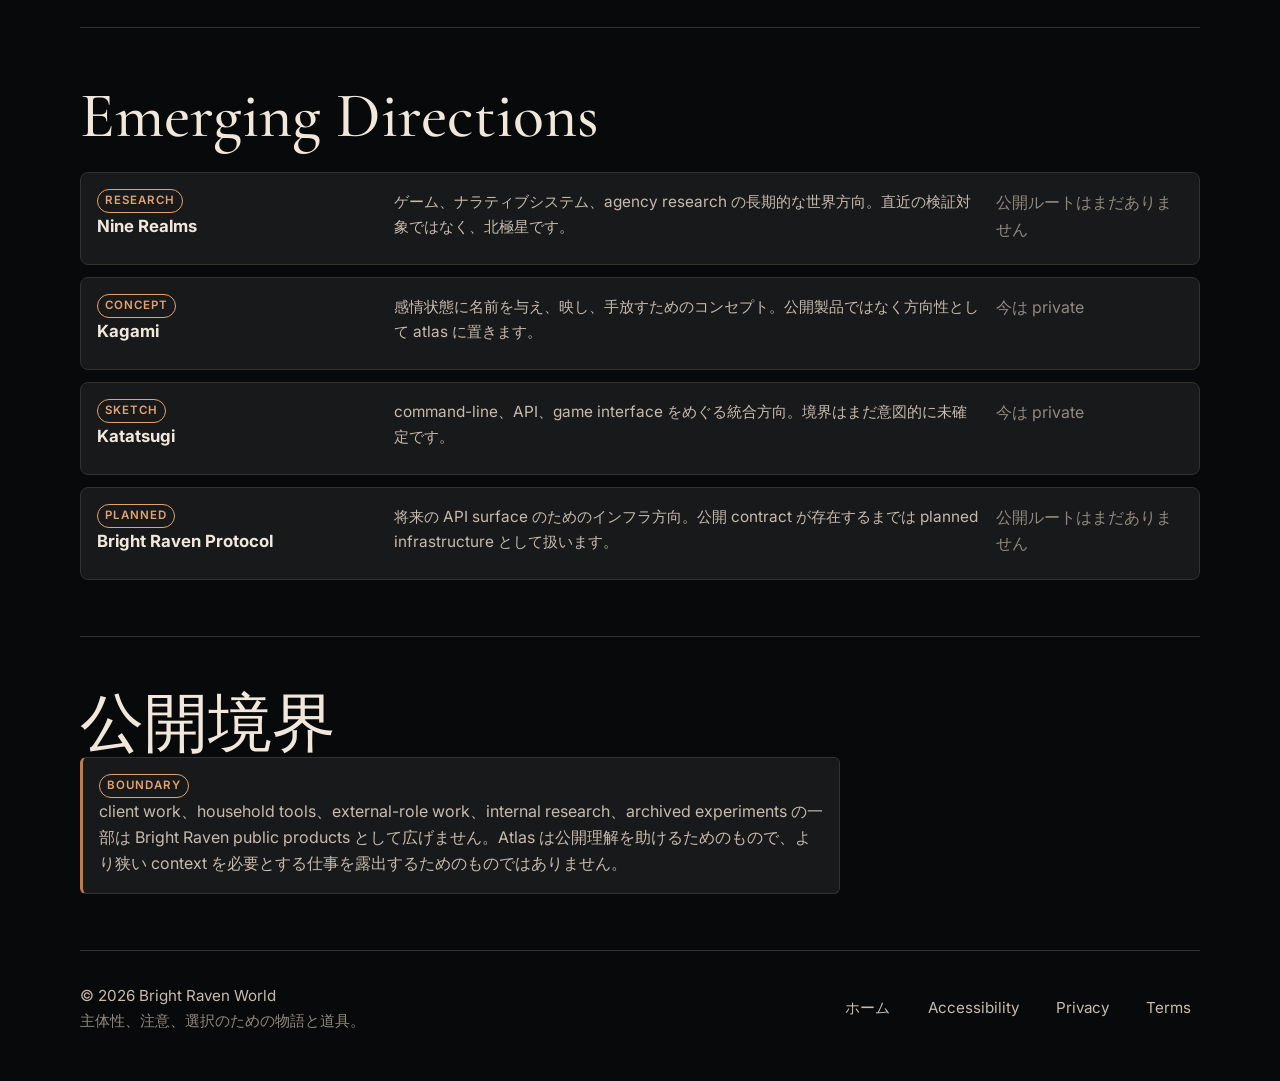
<file: ja/projects/index.html>
<!DOCTYPE html>
<html lang="ja">
<head>
  <meta charset="utf-8">
  <meta name="viewport" content="width=device-width, initial-scale=1">
  <title>プロジェクト地図 - Bright Raven World</title>
  <meta name="description" content="Bright Raven の公開プロダクト、文章、Lab instruments、研究方向、公開境界を整理した地図。">
  <meta property="og:title" content="プロジェクト地図 - Bright Raven World">
  <meta property="og:description" content="Bright Raven の公開プロダクト、文章、Lab instruments、研究方向、公開境界を整理した地図。">
  <meta property="og:type" content="website">
  <meta property="og:url" content="https://brightraven.world/ja/projects/">
  <link rel="canonical" href="https://brightraven.world/ja/projects/">
  <link rel="alternate" hreflang="x-default" href="https://brightraven.world/projects/">
  <link rel="alternate" hreflang="en" href="https://brightraven.world/en/projects/">
  <link rel="alternate" hreflang="zh-Hant" href="https://brightraven.world/zh-Hant/projects/">
  <link rel="alternate" hreflang="zh-Hans" href="https://brightraven.world/zh-Hans/projects/">
  <link rel="alternate" hreflang="ja" href="https://brightraven.world/ja/projects/">
  <link rel="icon" href="data:image/svg+xml,%3Csvg xmlns='http://www.w3.org/2000/svg' viewBox='0 0 32 32'%3E%3Crect width='32' height='32' fill='%2308090a'/%3E%3Cpath d='M16 5l8 21-8-5-8 5z' fill='%23e2a36f'/%3E%3C/svg%3E">
  <link rel="preconnect" href="https://fonts.googleapis.com">
  <link rel="preconnect" href="https://fonts.gstatic.com" crossorigin>
  <link href="https://fonts.googleapis.com/css2?family=Cormorant+Garamond:wght@400;500&family=Inter:wght@400;500;600&display=swap" rel="stylesheet">
  <link rel="stylesheet" href="../../style.css?v=20260528c">
  <script type="application/ld+json">
  {
    "@context": "https://schema.org",
    "@type": "CollectionPage",
    "name": "Bright Raven Project Atlas",
    "url": "https://brightraven.world/ja/projects/",
    "description": "Bright Raven の公開プロダクト、文章、Lab instruments、研究方向、公開境界を整理した地図。",
    "isPartOf": {
      "@type": "WebSite",
      "name": "Bright Raven World",
      "url": "https://brightraven.world/ja/"
    }
  }
  </script>
</head>
<body>
  <a class="skip-link" href="#main">本文へ移動</a>

  <header class="site-header" aria-label="サイトヘッダー">
    <a class="site-logo" href="/ja/" aria-label="Bright Raven World ホーム">Bright Raven</a>
    <nav class="site-nav" aria-label="メインナビゲーション">
      <a href="/ja/">ホーム</a>
      <a href="/ja/#writing">文章</a>
      <a href="/ja/#lab">Lab</a>
      <a href="/ja/projects/" aria-current="page">地図</a>
    </nav>
    <nav class="language-nav" aria-label="言語">
      <a href="/en/projects/" lang="en">EN</a>
      <a href="/ja/projects/" lang="ja" aria-current="page">JA</a>
      <a href="/zh-Hans/projects/" lang="zh-Hans">簡</a>
      <a href="/zh-Hant/projects/" lang="zh-Hant">繁</a>
    </nav>
  </header>

  <main id="main">
    <section class="page-hero" aria-labelledby="page-title">
      <p class="eyebrow">Project Atlas</p>
      <h1 id="page-title">物語はここで、道具、文章、instrument へ分岐します。</h1>
      <p>ホームはまず、見覚えのある瞬間から始まります。地図が必要になったとき、この atlas が公開ルートを整理します。</p>
    </section>

    <section class="page-section" aria-labelledby="active-heading">
      <h2 id="active-heading">公開入口</h2>
      <div class="project-table">
        <article class="project-row primary-row">
          <div>
            <div class="project-kicker"><span class="status status-active">Active</span></div>
            <h3>Maida</h3>
          </div>
          <p>最初の具体的な道具。プレイ前の停止のために作られたゲーム起動空間です。Maida は推薦エンジンではなく threshold tool として扱うべきです。</p>
          <div class="link-row">
            <a href="https://maida.brightraven.world/">Maida site</a>
            <a href="https://github.com/devBrightRaven/maida/releases/latest">ダウンロード</a>
          </div>
        </article>

        <article class="project-row">
          <div>
            <div class="project-kicker"><span class="status status-preview">Writing</span></div>
            <h3>Akatsuki</h3>
          </div>
          <p>説明層。Akatsuki は Bright Raven の背後にある経験に名前を与えます。選択過多、主体性、摩擦、反推薦、人間と AI の判断。</p>
          <div class="link-row">
            <a href="https://devbrightraven.github.io/akatsuki/">Akatsuki を読む</a>
          </div>
        </article>

        <article class="project-row">
          <div>
            <div class="project-kicker"><span class="status status-preview">Workshop</span></div>
            <h3>Lab</h3>
          </div>
          <p>未完成でも生きている instruments のための孵化器。Lab は実験を見えるようにしますが、完成した製品のふりはしません。</p>
          <div class="link-row">
            <a href="https://lab.brightraven.world/">Lab を見る</a>
            <a href="#lab-instruments">Instruments を見る</a>
          </div>
        </article>

        <article class="project-row">
          <div>
            <div class="project-kicker"><span class="status status-active">Home</span></div>
            <h3>Bright Raven World</h3>
          </div>
          <p>全体の入口。最初にすべてを一覧にするのではなく、プロジェクトが重要になる経験を人が認識できるようにします。</p>
          <div class="link-row">
            <a href="/ja/">Bright Raven ホーム</a>
          </div>
        </article>
      </div>
    </section>

    <section class="page-section" id="lab-instruments" aria-labelledby="lab-instruments-heading">
      <h2 id="lab-instruments-heading">Lab Instruments</h2>
      <div class="project-table">
        <article class="project-row">
          <div>
            <div class="project-kicker"><span class="status status-preview">Active prototype</span></div>
            <h3>Mandara</h3>
          </div>
          <p>問題がより速い答えを必要とする前に、より良い思考のレンズを必要としているときの thinking paradigms map。</p>
          <div class="link-row">
            <a href="https://lab.brightraven.world/mandara/">Mandara を開く</a>
          </div>
        </article>

        <article class="project-row">
          <div>
            <div class="project-kicker"><span class="status status-research">Design study</span></div>
            <h3>Asagiri</h3>
          </div>
          <p>日々のシグナル収集、idea filtering、founder-facing research loop のための startup research engine。</p>
          <div class="link-row">
            <a href="https://lab.brightraven.world/asagiri/">Asagiri を開く</a>
          </div>
        </article>

        <article class="project-row">
          <div>
            <div class="project-kicker"><span class="status status-planned">Early prototype</span></div>
            <h3>Shiori</h3>
          </div>
          <p>研究を判断へ変えるための読書と意思決定の地図。特に predictive processing と human-AI decision making に関わります。</p>
          <div class="link-row">
            <a href="https://lab.brightraven.world/shiori/">Shiori を開く</a>
          </div>
        </article>
      </div>
    </section>

    <section class="page-section" id="emerging" aria-labelledby="emerging-heading">
      <h2 id="emerging-heading">Emerging Directions</h2>
      <div class="project-table">
        <article class="project-row">
          <div>
            <div class="project-kicker"><span class="status status-research">Research</span></div>
            <h3>Nine Realms</h3>
          </div>
          <p>ゲーム、ナラティブシステム、agency research の長期的な世界方向。直近の検証対象ではなく、北極星です。</p>
          <div class="link-row">
            <span class="text-soft">公開ルートはまだありません</span>
          </div>
        </article>

        <article class="project-row">
          <div>
            <div class="project-kicker"><span class="status status-research">Concept</span></div>
            <h3>Kagami</h3>
          </div>
          <p>感情状態に名前を与え、映し、手放すためのコンセプト。公開製品ではなく方向性として atlas に置きます。</p>
          <div class="link-row">
            <span class="text-soft">今は private</span>
          </div>
        </article>

        <article class="project-row">
          <div>
            <div class="project-kicker"><span class="status status-research">Sketch</span></div>
            <h3>Katatsugi</h3>
          </div>
          <p>command-line、API、game interface をめぐる統合方向。境界はまだ意図的に未確定です。</p>
          <div class="link-row">
            <span class="text-soft">今は private</span>
          </div>
        </article>

        <article class="project-row">
          <div>
            <div class="project-kicker"><span class="status status-planned">Planned</span></div>
            <h3>Bright Raven Protocol</h3>
          </div>
          <p>将来の API surface のためのインフラ方向。公開 contract が存在するまでは planned infrastructure として扱います。</p>
          <div class="link-row">
            <span class="text-soft">公開ルートはまだありません</span>
          </div>
        </article>
      </div>
    </section>

    <section class="page-section" aria-labelledby="boundary-heading">
      <h2 id="boundary-heading">公開境界</h2>
      <div class="boundary-note">
        <div class="project-kicker"><span class="status status-boundary">Boundary</span></div>
        <p>client work、household tools、external-role work、internal research、archived experiments の一部は Bright Raven public products として広げません。Atlas は公開理解を助けるためのもので、より狭い context を必要とする仕事を露出するためのものではありません。</p>
      </div>
    </section>
  </main>

  <footer class="site-footer">
    <div>
      <p>&copy; 2026 Bright Raven World</p>
      <p>主体性、注意、選択のための物語と道具。</p>
    </div>
    <nav aria-label="フッター">
      <a href="/ja/">ホーム</a>
      <a href="/accessibility/">Accessibility</a>
      <a href="/privacy.html">Privacy</a>
      <a href="/terms.html">Terms</a>
    </nav>
  </footer>
</body>
</html>
</file>
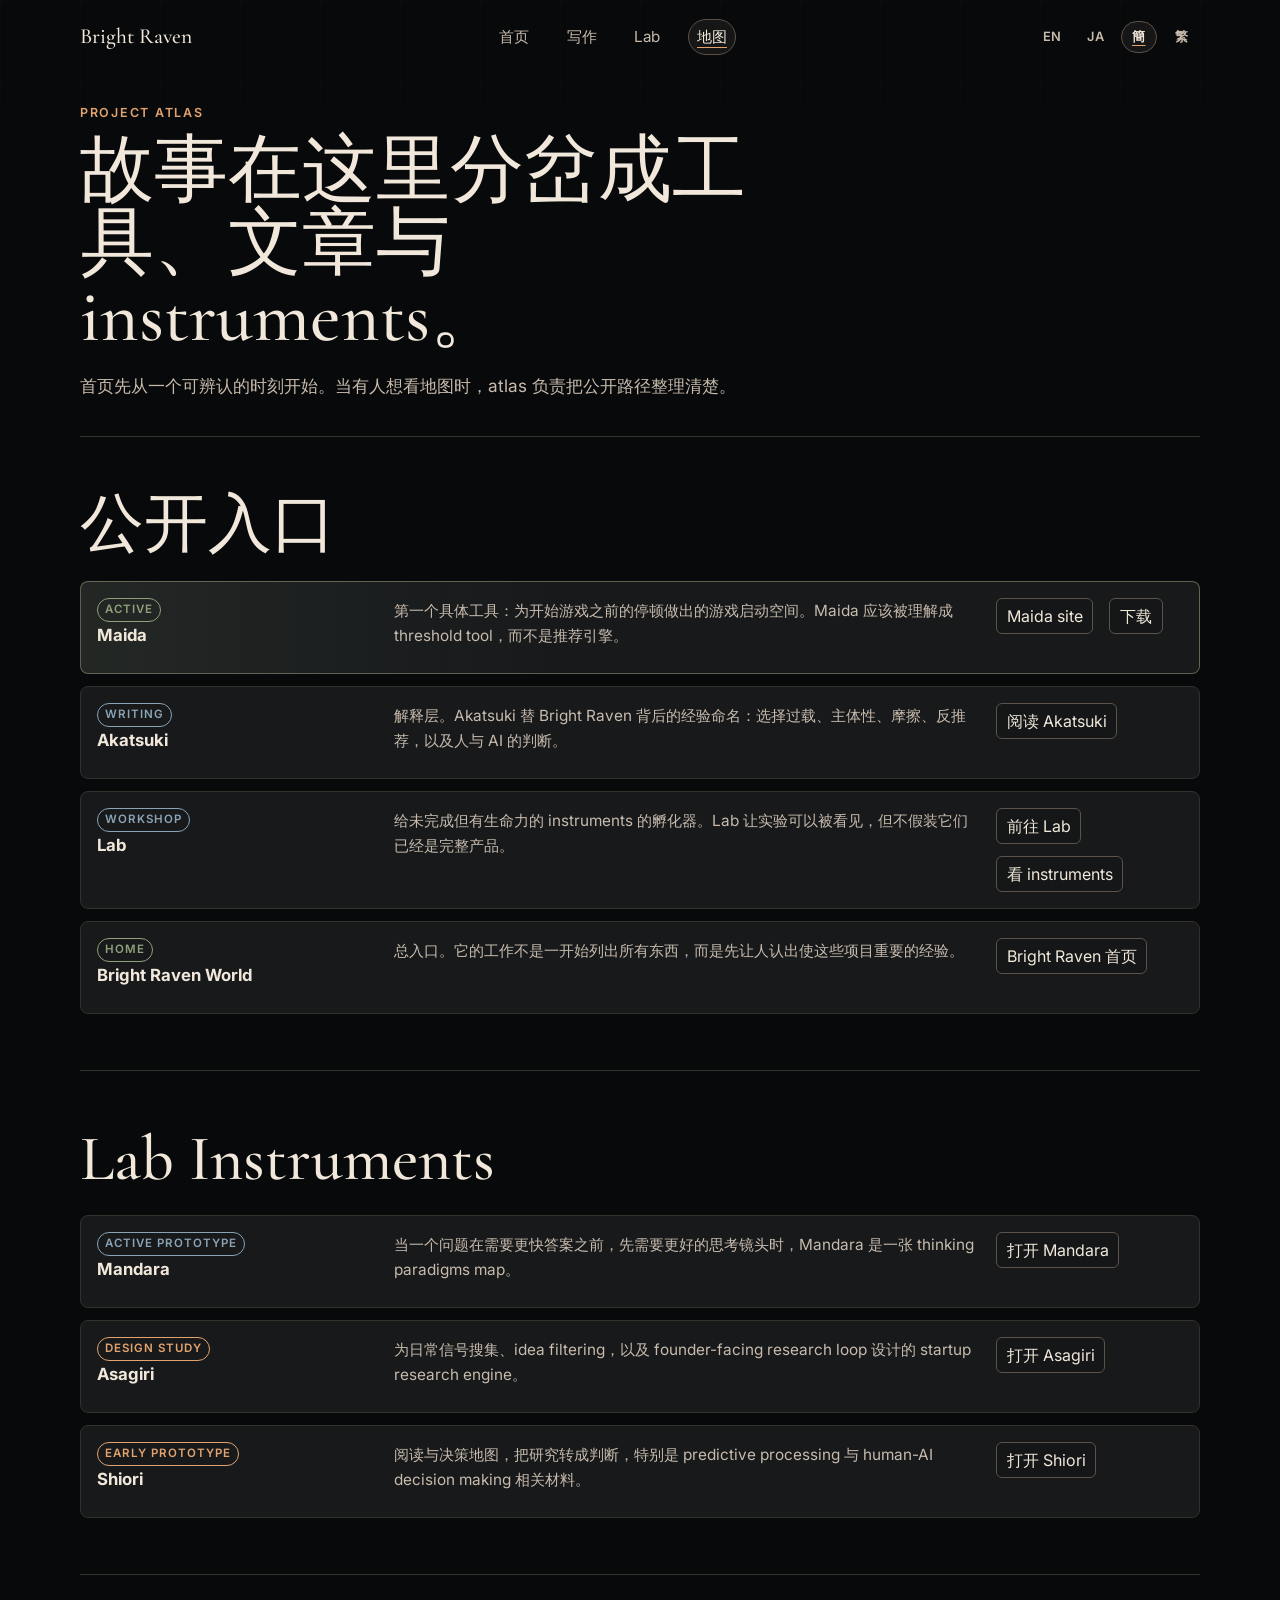
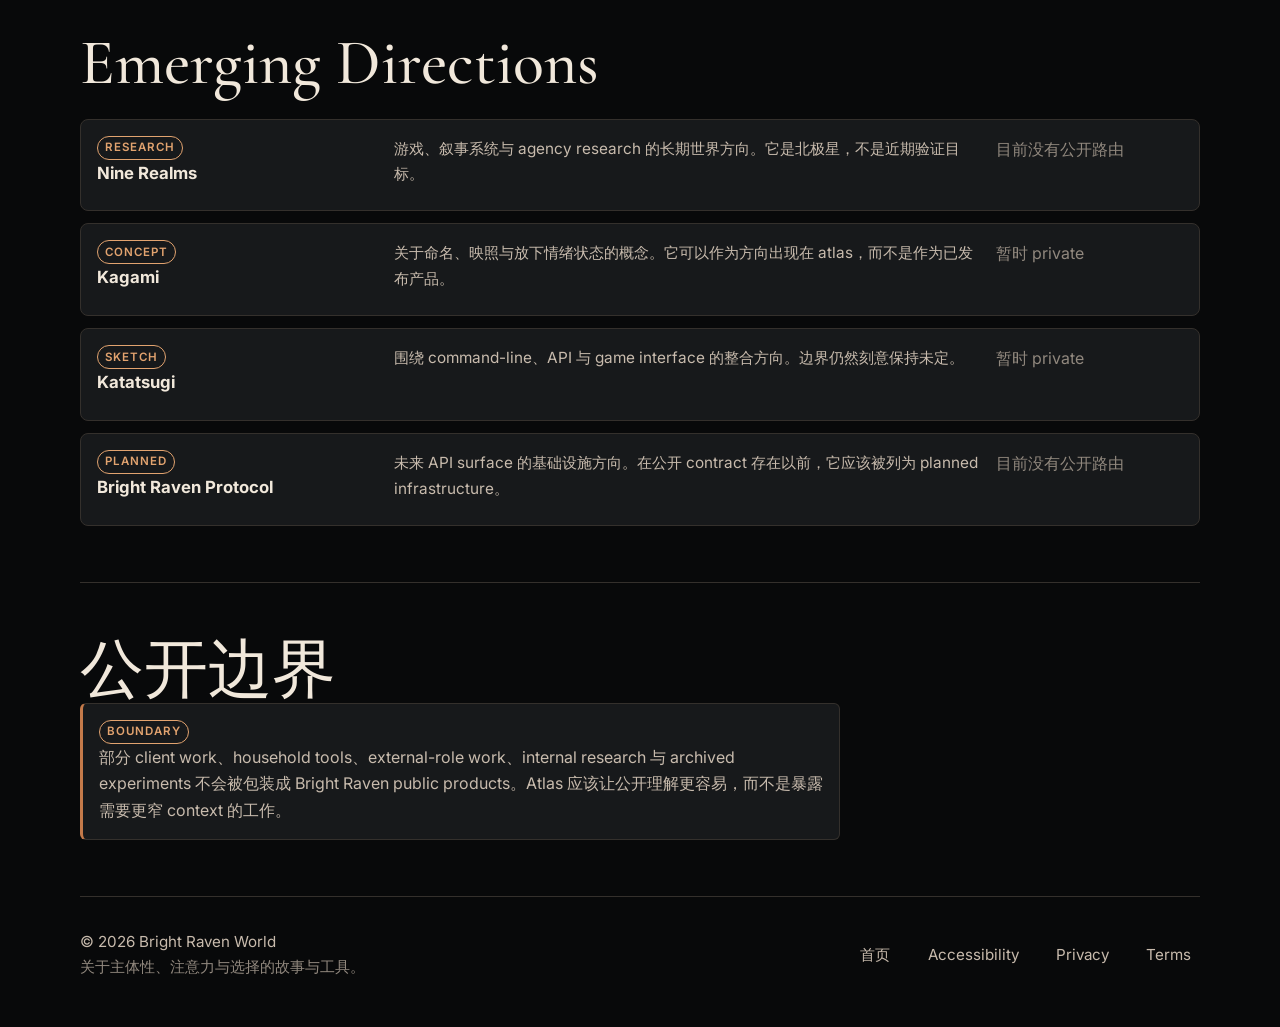
<file: zh-Hans/projects/index.html>
<!DOCTYPE html>
<html lang="zh-Hans">
<head>
  <meta charset="utf-8">
  <meta name="viewport" content="width=device-width, initial-scale=1">
  <title>项目地图 - Bright Raven World</title>
  <meta name="description" content="Bright Raven 的公开产品、写作、Lab instruments、研究方向与公开边界。">
  <meta property="og:title" content="项目地图 - Bright Raven World">
  <meta property="og:description" content="Bright Raven 的公开产品、写作、Lab instruments、研究方向与公开边界。">
  <meta property="og:type" content="website">
  <meta property="og:url" content="https://brightraven.world/zh-Hans/projects/">
  <link rel="canonical" href="https://brightraven.world/zh-Hans/projects/">
  <link rel="alternate" hreflang="x-default" href="https://brightraven.world/projects/">
  <link rel="alternate" hreflang="en" href="https://brightraven.world/en/projects/">
  <link rel="alternate" hreflang="zh-Hant" href="https://brightraven.world/zh-Hant/projects/">
  <link rel="alternate" hreflang="zh-Hans" href="https://brightraven.world/zh-Hans/projects/">
  <link rel="alternate" hreflang="ja" href="https://brightraven.world/ja/projects/">
  <link rel="icon" href="data:image/svg+xml,%3Csvg xmlns='http://www.w3.org/2000/svg' viewBox='0 0 32 32'%3E%3Crect width='32' height='32' fill='%2308090a'/%3E%3Cpath d='M16 5l8 21-8-5-8 5z' fill='%23e2a36f'/%3E%3C/svg%3E">
  <link rel="preconnect" href="https://fonts.googleapis.com">
  <link rel="preconnect" href="https://fonts.gstatic.com" crossorigin>
  <link href="https://fonts.googleapis.com/css2?family=Cormorant+Garamond:wght@400;500&family=Inter:wght@400;500;600&display=swap" rel="stylesheet">
  <link rel="stylesheet" href="../../style.css?v=20260528c">
  <script type="application/ld+json">
  {
    "@context": "https://schema.org",
    "@type": "CollectionPage",
    "name": "Bright Raven Project Atlas",
    "url": "https://brightraven.world/zh-Hans/projects/",
    "description": "Bright Raven 的公开产品、写作、Lab instruments、研究方向与公开边界。",
    "isPartOf": {
      "@type": "WebSite",
      "name": "Bright Raven World",
      "url": "https://brightraven.world/zh-Hans/"
    }
  }
  </script>
</head>
<body>
  <a class="skip-link" href="#main">跳到主要内容</a>

  <header class="site-header" aria-label="网站页首">
    <a class="site-logo" href="/zh-Hans/" aria-label="Bright Raven World 首页">Bright Raven</a>
    <nav class="site-nav" aria-label="主要导航">
      <a href="/zh-Hans/">首页</a>
      <a href="/zh-Hans/#writing">写作</a>
      <a href="/zh-Hans/#lab">Lab</a>
      <a href="/zh-Hans/projects/" aria-current="page">地图</a>
    </nav>
    <nav class="language-nav" aria-label="语言">
      <a href="/en/projects/" lang="en">EN</a>
      <a href="/ja/projects/" lang="ja">JA</a>
      <a href="/zh-Hans/projects/" lang="zh-Hans" aria-current="page">簡</a>
      <a href="/zh-Hant/projects/" lang="zh-Hant">繁</a>
    </nav>
  </header>

  <main id="main">
    <section class="page-hero" aria-labelledby="page-title">
      <p class="eyebrow">Project Atlas</p>
      <h1 id="page-title">故事在这里分岔成工具、文章与 instruments。</h1>
      <p>首页先从一个可辨认的时刻开始。当有人想看地图时，atlas 负责把公开路径整理清楚。</p>
    </section>

    <section class="page-section" aria-labelledby="active-heading">
      <h2 id="active-heading">公开入口</h2>
      <div class="project-table">
        <article class="project-row primary-row">
          <div>
            <div class="project-kicker"><span class="status status-active">Active</span></div>
            <h3>Maida</h3>
          </div>
          <p>第一个具体工具：为开始游戏之前的停顿做出的游戏启动空间。Maida 应该被理解成 threshold tool，而不是推荐引擎。</p>
          <div class="link-row">
            <a href="https://maida.brightraven.world/">Maida site</a>
            <a href="https://github.com/devBrightRaven/maida/releases/latest">下载</a>
          </div>
        </article>

        <article class="project-row">
          <div>
            <div class="project-kicker"><span class="status status-preview">Writing</span></div>
            <h3>Akatsuki</h3>
          </div>
          <p>解释层。Akatsuki 替 Bright Raven 背后的经验命名：选择过载、主体性、摩擦、反推荐，以及人与 AI 的判断。</p>
          <div class="link-row">
            <a href="https://devbrightraven.github.io/akatsuki/">阅读 Akatsuki</a>
          </div>
        </article>

        <article class="project-row">
          <div>
            <div class="project-kicker"><span class="status status-preview">Workshop</span></div>
            <h3>Lab</h3>
          </div>
          <p>给未完成但有生命力的 instruments 的孵化器。Lab 让实验可以被看见，但不假装它们已经是完整产品。</p>
          <div class="link-row">
            <a href="https://lab.brightraven.world/">前往 Lab</a>
            <a href="#lab-instruments">看 instruments</a>
          </div>
        </article>

        <article class="project-row">
          <div>
            <div class="project-kicker"><span class="status status-active">Home</span></div>
            <h3>Bright Raven World</h3>
          </div>
          <p>总入口。它的工作不是一开始列出所有东西，而是先让人认出使这些项目重要的经验。</p>
          <div class="link-row">
            <a href="/zh-Hans/">Bright Raven 首页</a>
          </div>
        </article>
      </div>
    </section>

    <section class="page-section" id="lab-instruments" aria-labelledby="lab-instruments-heading">
      <h2 id="lab-instruments-heading">Lab Instruments</h2>
      <div class="project-table">
        <article class="project-row">
          <div>
            <div class="project-kicker"><span class="status status-preview">Active prototype</span></div>
            <h3>Mandara</h3>
          </div>
          <p>当一个问题在需要更快答案之前，先需要更好的思考镜头时，Mandara 是一张 thinking paradigms map。</p>
          <div class="link-row">
            <a href="https://lab.brightraven.world/mandara/">打开 Mandara</a>
          </div>
        </article>

        <article class="project-row">
          <div>
            <div class="project-kicker"><span class="status status-research">Design study</span></div>
            <h3>Asagiri</h3>
          </div>
          <p>为日常信号搜集、idea filtering，以及 founder-facing research loop 设计的 startup research engine。</p>
          <div class="link-row">
            <a href="https://lab.brightraven.world/asagiri/">打开 Asagiri</a>
          </div>
        </article>

        <article class="project-row">
          <div>
            <div class="project-kicker"><span class="status status-planned">Early prototype</span></div>
            <h3>Shiori</h3>
          </div>
          <p>阅读与决策地图，把研究转成判断，特别是 predictive processing 与 human-AI decision making 相关材料。</p>
          <div class="link-row">
            <a href="https://lab.brightraven.world/shiori/">打开 Shiori</a>
          </div>
        </article>
      </div>
    </section>

    <section class="page-section" id="emerging" aria-labelledby="emerging-heading">
      <h2 id="emerging-heading">Emerging Directions</h2>
      <div class="project-table">
        <article class="project-row">
          <div>
            <div class="project-kicker"><span class="status status-research">Research</span></div>
            <h3>Nine Realms</h3>
          </div>
          <p>游戏、叙事系统与 agency research 的长期世界方向。它是北极星，不是近期验证目标。</p>
          <div class="link-row">
            <span class="text-soft">目前没有公开路由</span>
          </div>
        </article>

        <article class="project-row">
          <div>
            <div class="project-kicker"><span class="status status-research">Concept</span></div>
            <h3>Kagami</h3>
          </div>
          <p>关于命名、映照与放下情绪状态的概念。它可以作为方向出现在 atlas，而不是作为已发布产品。</p>
          <div class="link-row">
            <span class="text-soft">暂时 private</span>
          </div>
        </article>

        <article class="project-row">
          <div>
            <div class="project-kicker"><span class="status status-research">Sketch</span></div>
            <h3>Katatsugi</h3>
          </div>
          <p>围绕 command-line、API 与 game interface 的整合方向。边界仍然刻意保持未定。</p>
          <div class="link-row">
            <span class="text-soft">暂时 private</span>
          </div>
        </article>

        <article class="project-row">
          <div>
            <div class="project-kicker"><span class="status status-planned">Planned</span></div>
            <h3>Bright Raven Protocol</h3>
          </div>
          <p>未来 API surface 的基础设施方向。在公开 contract 存在以前，它应该被列为 planned infrastructure。</p>
          <div class="link-row">
            <span class="text-soft">目前没有公开路由</span>
          </div>
        </article>
      </div>
    </section>

    <section class="page-section" aria-labelledby="boundary-heading">
      <h2 id="boundary-heading">公开边界</h2>
      <div class="boundary-note">
        <div class="project-kicker"><span class="status status-boundary">Boundary</span></div>
        <p>部分 client work、household tools、external-role work、internal research 与 archived experiments 不会被包装成 Bright Raven public products。Atlas 应该让公开理解更容易，而不是暴露需要更窄 context 的工作。</p>
      </div>
    </section>
  </main>

  <footer class="site-footer">
    <div>
      <p>&copy; 2026 Bright Raven World</p>
      <p>关于主体性、注意力与选择的故事与工具。</p>
    </div>
    <nav aria-label="页脚">
      <a href="/zh-Hans/">首页</a>
      <a href="/accessibility/">Accessibility</a>
      <a href="/privacy.html">Privacy</a>
      <a href="/terms.html">Terms</a>
    </nav>
  </footer>
</body>
</html>
</file>
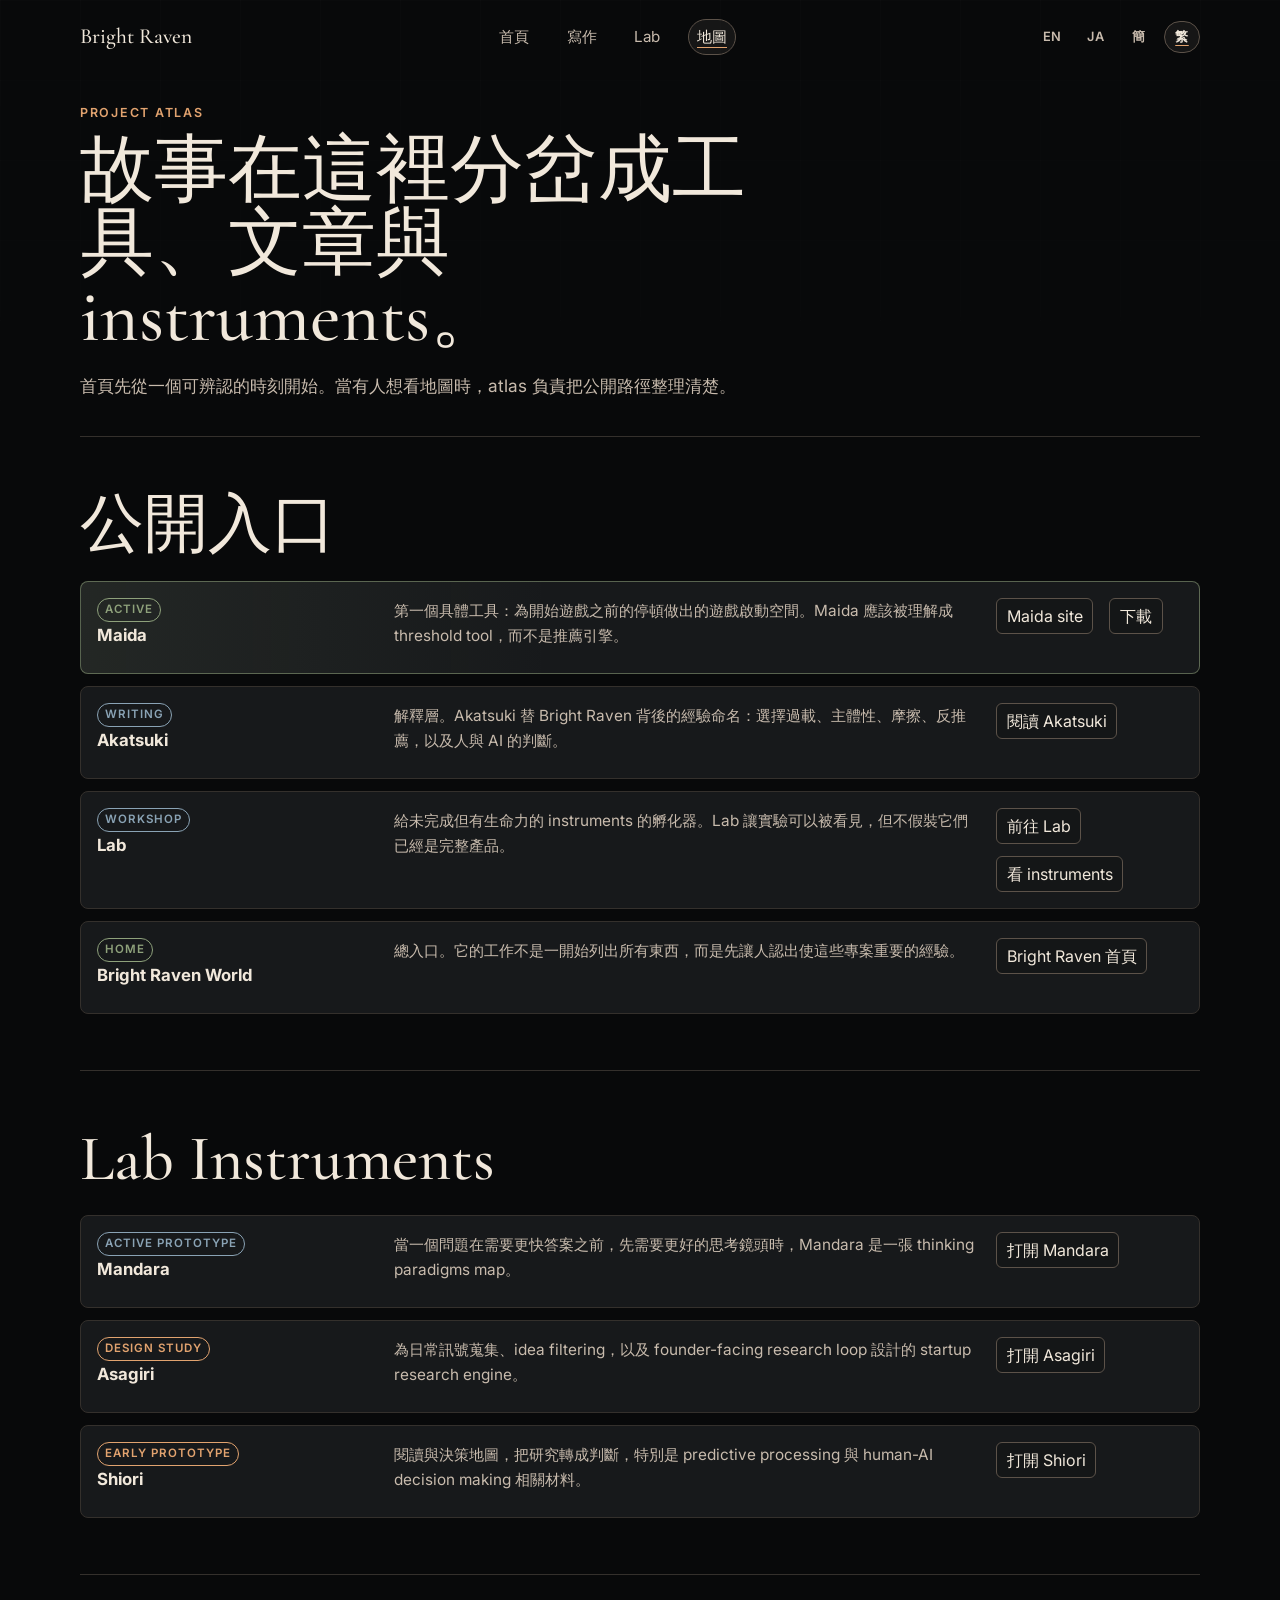
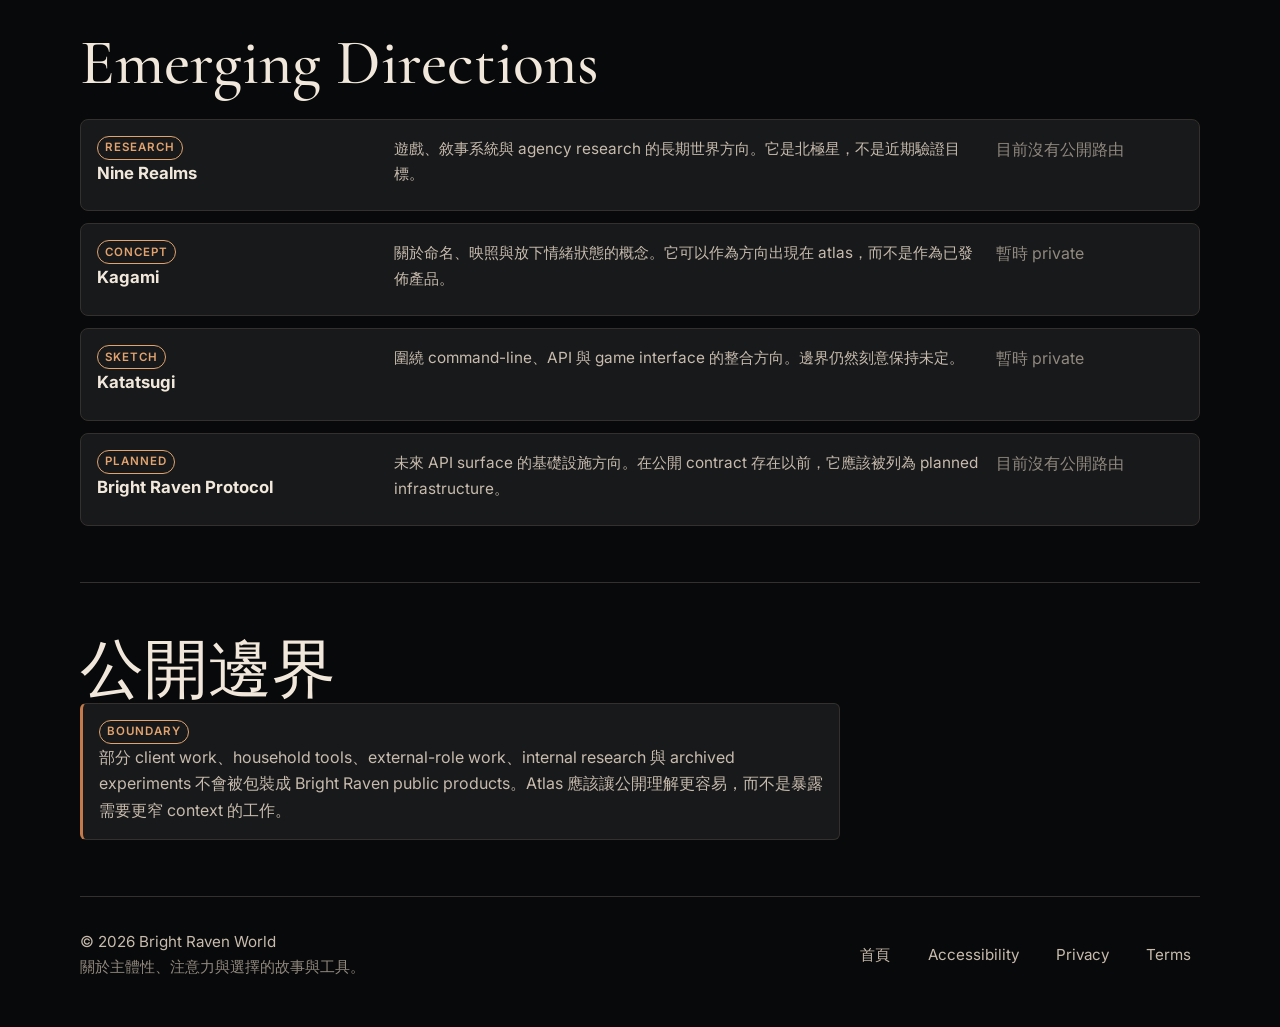
<file: zh-Hant/projects/index.html>
<!DOCTYPE html>
<html lang="zh-Hant">
<head>
  <meta charset="utf-8">
  <meta name="viewport" content="width=device-width, initial-scale=1">
  <title>專案地圖 - Bright Raven World</title>
  <meta name="description" content="Bright Raven 的公開產品、寫作、Lab instruments、研究方向與公開邊界。">
  <meta property="og:title" content="專案地圖 - Bright Raven World">
  <meta property="og:description" content="Bright Raven 的公開產品、寫作、Lab instruments、研究方向與公開邊界。">
  <meta property="og:type" content="website">
  <meta property="og:url" content="https://brightraven.world/zh-Hant/projects/">
  <link rel="canonical" href="https://brightraven.world/zh-Hant/projects/">
  <link rel="alternate" hreflang="x-default" href="https://brightraven.world/projects/">
  <link rel="alternate" hreflang="en" href="https://brightraven.world/en/projects/">
  <link rel="alternate" hreflang="zh-Hant" href="https://brightraven.world/zh-Hant/projects/">
  <link rel="alternate" hreflang="zh-Hans" href="https://brightraven.world/zh-Hans/projects/">
  <link rel="alternate" hreflang="ja" href="https://brightraven.world/ja/projects/">
  <link rel="icon" href="data:image/svg+xml,%3Csvg xmlns='http://www.w3.org/2000/svg' viewBox='0 0 32 32'%3E%3Crect width='32' height='32' fill='%2308090a'/%3E%3Cpath d='M16 5l8 21-8-5-8 5z' fill='%23e2a36f'/%3E%3C/svg%3E">
  <link rel="preconnect" href="https://fonts.googleapis.com">
  <link rel="preconnect" href="https://fonts.gstatic.com" crossorigin>
  <link href="https://fonts.googleapis.com/css2?family=Cormorant+Garamond:wght@400;500&family=Inter:wght@400;500;600&display=swap" rel="stylesheet">
  <link rel="stylesheet" href="../../style.css?v=20260528c">
  <script type="application/ld+json">
  {
    "@context": "https://schema.org",
    "@type": "CollectionPage",
    "name": "Bright Raven Project Atlas",
    "url": "https://brightraven.world/zh-Hant/projects/",
    "description": "Bright Raven 的公開產品、寫作、Lab instruments、研究方向與公開邊界。",
    "isPartOf": {
      "@type": "WebSite",
      "name": "Bright Raven World",
      "url": "https://brightraven.world/zh-Hant/"
    }
  }
  </script>
</head>
<body>
  <a class="skip-link" href="#main">跳到主要內容</a>

  <header class="site-header" aria-label="網站頁首">
    <a class="site-logo" href="/zh-Hant/" aria-label="Bright Raven World 首頁">Bright Raven</a>
    <nav class="site-nav" aria-label="主要導覽">
      <a href="/zh-Hant/">首頁</a>
      <a href="/zh-Hant/#writing">寫作</a>
      <a href="/zh-Hant/#lab">Lab</a>
      <a href="/zh-Hant/projects/" aria-current="page">地圖</a>
    </nav>
    <nav class="language-nav" aria-label="語言">
      <a href="/en/projects/" lang="en">EN</a>
      <a href="/ja/projects/" lang="ja">JA</a>
      <a href="/zh-Hans/projects/" lang="zh-Hans">簡</a>
      <a href="/zh-Hant/projects/" lang="zh-Hant" aria-current="page">繁</a>
    </nav>
  </header>

  <main id="main">
    <section class="page-hero" aria-labelledby="page-title">
      <p class="eyebrow">Project Atlas</p>
      <h1 id="page-title">故事在這裡分岔成工具、文章與 instruments。</h1>
      <p>首頁先從一個可辨認的時刻開始。當有人想看地圖時，atlas 負責把公開路徑整理清楚。</p>
    </section>

    <section class="page-section" aria-labelledby="active-heading">
      <h2 id="active-heading">公開入口</h2>
      <div class="project-table">
        <article class="project-row primary-row">
          <div>
            <div class="project-kicker"><span class="status status-active">Active</span></div>
            <h3>Maida</h3>
          </div>
          <p>第一個具體工具：為開始遊戲之前的停頓做出的遊戲啟動空間。Maida 應該被理解成 threshold tool，而不是推薦引擎。</p>
          <div class="link-row">
            <a href="https://maida.brightraven.world/">Maida site</a>
            <a href="https://github.com/devBrightRaven/maida/releases/latest">下載</a>
          </div>
        </article>

        <article class="project-row">
          <div>
            <div class="project-kicker"><span class="status status-preview">Writing</span></div>
            <h3>Akatsuki</h3>
          </div>
          <p>解釋層。Akatsuki 替 Bright Raven 背後的經驗命名：選擇過載、主體性、摩擦、反推薦，以及人與 AI 的判斷。</p>
          <div class="link-row">
            <a href="https://devbrightraven.github.io/akatsuki/">閱讀 Akatsuki</a>
          </div>
        </article>

        <article class="project-row">
          <div>
            <div class="project-kicker"><span class="status status-preview">Workshop</span></div>
            <h3>Lab</h3>
          </div>
          <p>給未完成但有生命力的 instruments 的孵化器。Lab 讓實驗可以被看見，但不假裝它們已經是完整產品。</p>
          <div class="link-row">
            <a href="https://lab.brightraven.world/">前往 Lab</a>
            <a href="#lab-instruments">看 instruments</a>
          </div>
        </article>

        <article class="project-row">
          <div>
            <div class="project-kicker"><span class="status status-active">Home</span></div>
            <h3>Bright Raven World</h3>
          </div>
          <p>總入口。它的工作不是一開始列出所有東西，而是先讓人認出使這些專案重要的經驗。</p>
          <div class="link-row">
            <a href="/zh-Hant/">Bright Raven 首頁</a>
          </div>
        </article>
      </div>
    </section>

    <section class="page-section" id="lab-instruments" aria-labelledby="lab-instruments-heading">
      <h2 id="lab-instruments-heading">Lab Instruments</h2>
      <div class="project-table">
        <article class="project-row">
          <div>
            <div class="project-kicker"><span class="status status-preview">Active prototype</span></div>
            <h3>Mandara</h3>
          </div>
          <p>當一個問題在需要更快答案之前，先需要更好的思考鏡頭時，Mandara 是一張 thinking paradigms map。</p>
          <div class="link-row">
            <a href="https://lab.brightraven.world/mandara/">打開 Mandara</a>
          </div>
        </article>

        <article class="project-row">
          <div>
            <div class="project-kicker"><span class="status status-research">Design study</span></div>
            <h3>Asagiri</h3>
          </div>
          <p>為日常訊號蒐集、idea filtering，以及 founder-facing research loop 設計的 startup research engine。</p>
          <div class="link-row">
            <a href="https://lab.brightraven.world/asagiri/">打開 Asagiri</a>
          </div>
        </article>

        <article class="project-row">
          <div>
            <div class="project-kicker"><span class="status status-planned">Early prototype</span></div>
            <h3>Shiori</h3>
          </div>
          <p>閱讀與決策地圖，把研究轉成判斷，特別是 predictive processing 與 human-AI decision making 相關材料。</p>
          <div class="link-row">
            <a href="https://lab.brightraven.world/shiori/">打開 Shiori</a>
          </div>
        </article>
      </div>
    </section>

    <section class="page-section" id="emerging" aria-labelledby="emerging-heading">
      <h2 id="emerging-heading">Emerging Directions</h2>
      <div class="project-table">
        <article class="project-row">
          <div>
            <div class="project-kicker"><span class="status status-research">Research</span></div>
            <h3>Nine Realms</h3>
          </div>
          <p>遊戲、敘事系統與 agency research 的長期世界方向。它是北極星，不是近期驗證目標。</p>
          <div class="link-row">
            <span class="text-soft">目前沒有公開路由</span>
          </div>
        </article>

        <article class="project-row">
          <div>
            <div class="project-kicker"><span class="status status-research">Concept</span></div>
            <h3>Kagami</h3>
          </div>
          <p>關於命名、映照與放下情緒狀態的概念。它可以作為方向出現在 atlas，而不是作為已發佈產品。</p>
          <div class="link-row">
            <span class="text-soft">暫時 private</span>
          </div>
        </article>

        <article class="project-row">
          <div>
            <div class="project-kicker"><span class="status status-research">Sketch</span></div>
            <h3>Katatsugi</h3>
          </div>
          <p>圍繞 command-line、API 與 game interface 的整合方向。邊界仍然刻意保持未定。</p>
          <div class="link-row">
            <span class="text-soft">暫時 private</span>
          </div>
        </article>

        <article class="project-row">
          <div>
            <div class="project-kicker"><span class="status status-planned">Planned</span></div>
            <h3>Bright Raven Protocol</h3>
          </div>
          <p>未來 API surface 的基礎設施方向。在公開 contract 存在以前，它應該被列為 planned infrastructure。</p>
          <div class="link-row">
            <span class="text-soft">目前沒有公開路由</span>
          </div>
        </article>
      </div>
    </section>

    <section class="page-section" aria-labelledby="boundary-heading">
      <h2 id="boundary-heading">公開邊界</h2>
      <div class="boundary-note">
        <div class="project-kicker"><span class="status status-boundary">Boundary</span></div>
        <p>部分 client work、household tools、external-role work、internal research 與 archived experiments 不會被包裝成 Bright Raven public products。Atlas 應該讓公開理解更容易，而不是暴露需要更窄 context 的工作。</p>
      </div>
    </section>
  </main>

  <footer class="site-footer">
    <div>
      <p>&copy; 2026 Bright Raven World</p>
      <p>關於主體性、注意力與選擇的故事與工具。</p>
    </div>
    <nav aria-label="頁尾">
      <a href="/zh-Hant/">首頁</a>
      <a href="/accessibility/">Accessibility</a>
      <a href="/privacy.html">Privacy</a>
      <a href="/terms.html">Terms</a>
    </nav>
  </footer>
</body>
</html>
</file>
<file: style.css>
:root {
  color-scheme: dark;
  --bg: #08090a;
  --bg-elevated: #111315;
  --surface: #17191b;
  --surface-soft: #202326;
  --text: #f1e8db;
  --text-muted: #c8bbad;
  --text-soft: #91887e;
  --line: #34302c;
  --line-strong: #5c5249;
  --accent: #c47a4a;
  --accent-strong: #e2a36f;
  --moss: #8ea17b;
  --blue: #8aa3b5;
  --hover-bg: rgba(226, 163, 111, 0.1);
  --hover-bg-strong: rgba(226, 163, 111, 0.16);
  --focus-shadow: 0 0 0 4px rgba(226, 163, 111, 0.16);
  --serif: "Cormorant Garamond", Georgia, serif;
  --sans: "Inter", -apple-system, BlinkMacSystemFont, "Segoe UI", Roboto, Helvetica, Arial, sans-serif;
}

*,
*::before,
*::after {
  box-sizing: border-box;
}

html {
  font-size: 16px;
  scroll-behavior: smooth;
}

@media (prefers-reduced-motion: reduce) {
  html {
    scroll-behavior: auto;
  }
}

body {
  margin: 0;
  background: var(--bg);
  color: var(--text);
  font-family: var(--sans);
  line-height: 1.65;
  -webkit-font-smoothing: antialiased;
  text-rendering: optimizeLegibility;
}

body::before {
  content: "";
  position: fixed;
  inset: 0;
  pointer-events: none;
  background:
    linear-gradient(90deg, rgba(255,255,255,0.025) 1px, transparent 1px),
    linear-gradient(180deg, rgba(255,255,255,0.018) 1px, transparent 1px);
  background-size: 80px 80px;
  mask-image: linear-gradient(to bottom, rgba(0,0,0,0.5), transparent 70%);
}

img {
  display: block;
  max-width: 100%;
  height: auto;
}

a {
  color: var(--text);
  text-decoration-color: rgba(196, 122, 74, 0.72);
  text-decoration-thickness: 1px;
  text-underline-offset: 0.2em;
  transition: color 0.18s ease, border-color 0.18s ease, background 0.18s ease;
}

a:hover {
  color: var(--accent-strong);
}

a:focus-visible,
button:focus-visible {
  outline: 2px solid var(--accent-strong);
  outline-offset: 4px;
  border-radius: 4px;
  box-shadow: var(--focus-shadow);
}

p,
h1,
h2,
h3 {
  margin: 0;
}

p {
  color: var(--text-muted);
}

.skip-link {
  position: fixed;
  left: 1rem;
  top: 1rem;
  z-index: 100;
  transform: translateY(-140%);
  background: var(--text);
  color: var(--bg);
  padding: 0.6rem 0.8rem;
  border-radius: 4px;
}

.skip-link:focus {
  transform: translateY(0);
}

.site-header {
  position: absolute;
  top: 0;
  left: 0;
  right: 0;
  z-index: 20;
  display: flex;
  align-items: center;
  justify-content: space-between;
  gap: 1rem;
  width: min(1120px, calc(100% - 2rem));
  margin: 0 auto;
  padding: 1.2rem 0;
}

.site-logo {
  color: var(--text);
  font-family: var(--serif);
  font-size: 1.35rem;
  font-weight: 500;
  text-decoration: none;
}

.site-nav,
.language-nav,
.site-footer nav {
  display: flex;
  align-items: center;
  flex-wrap: wrap;
  gap: 0.9rem 1.2rem;
}

.site-nav a,
.language-nav a,
.site-footer a {
  display: inline-flex;
  align-items: center;
  min-height: 2rem;
  padding: 0.25rem 0.5rem;
  border: 1px solid transparent;
  border-radius: 999px;
  color: var(--text-muted);
  font-size: 0.95rem;
  text-decoration: none;
}

.site-nav a:hover,
.language-nav a:hover,
.site-footer a:hover {
  border-color: var(--accent-strong);
  background: var(--hover-bg);
  color: var(--text);
}

.site-nav a[aria-current="page"],
.language-nav a[aria-current="page"] {
  border-color: var(--line-strong);
  background: rgba(241, 232, 219, 0.06);
  color: var(--text);
  text-decoration: underline;
  text-decoration-color: var(--accent-strong);
  text-underline-offset: 0.35em;
}

.language-nav {
  gap: 0.45rem;
}

.language-nav a {
  display: inline-flex;
  align-items: center;
  justify-content: center;
  min-height: 2rem;
  min-width: 2.25rem;
  padding: 0.25rem 0.45rem;
  border: 1px solid transparent;
  border-radius: 999px;
  font-size: 0.8rem;
  font-weight: 600;
  letter-spacing: 0.04em;
}

.language-nav a:hover,
.language-nav a[aria-current="page"] {
  border-color: var(--line-strong);
}

.hero {
  position: relative;
  isolation: isolate;
  min-height: min(720px, 78svh);
  display: grid;
  grid-template-columns: minmax(0, 0.92fr) minmax(18rem, 0.56fr);
  gap: 3rem;
  align-items: end;
  width: min(1120px, calc(100% - 2rem));
  margin: 0 auto;
  padding: 8rem 0 4rem;
  overflow: hidden;
}

.hero::after {
  content: "";
  position: absolute;
  right: 0;
  bottom: 4rem;
  z-index: -1;
  width: min(48rem, 70vw);
  height: min(32rem, 48vw);
  border: 1px solid rgba(226, 163, 111, 0.12);
  background:
    linear-gradient(135deg, rgba(196, 122, 74, 0.09), transparent 52%),
    linear-gradient(90deg, transparent 0 23%, rgba(255,255,255,0.045) 23% 23.2%, transparent 23.2% 100%),
    linear-gradient(180deg, transparent 0 38%, rgba(255,255,255,0.035) 38% 38.2%, transparent 38.2% 100%);
  opacity: 0.8;
}

.hero-inner {
  padding-top: 3rem;
}

.eyebrow {
  color: var(--accent-strong);
  font-size: 0.78rem;
  font-weight: 600;
  letter-spacing: 0.14em;
  line-height: 1.4;
  margin-bottom: 0.8rem;
  text-transform: uppercase;
}

.hero h1,
.page-hero h1 {
  max-width: 760px;
  color: var(--text);
  font-family: var(--serif);
  font-weight: 500;
  line-height: 0.98;
  letter-spacing: 0;
}

.hero h1 {
  font-size: clamp(3.8rem, 8vw, 6.2rem);
}

.page-hero h1 {
  font-size: clamp(2.8rem, 5.8vw, 4.8rem);
}

.hero-copy {
  max-width: 620px;
  margin-top: 1.4rem;
  color: var(--text);
  font-size: clamp(1.05rem, 2vw, 1.25rem);
}

.hero-map {
  display: grid;
  gap: 0.75rem;
}

.hero-map a {
  display: grid;
  gap: 0.2rem;
  padding: 1rem;
  border: 1px solid var(--line);
  border-radius: 8px;
  background: rgba(23, 25, 27, 0.72);
  text-decoration: none;
}

.hero-map a:hover {
  border-color: var(--accent-strong);
  background: rgba(32, 35, 38, 0.86);
}

.hero-map span {
  color: var(--text-soft);
  font-size: 0.78rem;
  font-weight: 600;
  letter-spacing: 0.08em;
  text-transform: uppercase;
}

.hero-map strong {
  color: var(--text);
  font-size: 1.05rem;
}

.hero-actions {
  display: flex;
  flex-wrap: wrap;
  gap: 0.8rem;
  margin-top: 2rem;
}

.hero-copy + .hero-copy {
  margin-top: 0.85rem;
}

.hero-copy-muted {
  color: var(--text-muted);
}

.hero-visual {
  align-self: center;
  margin: 0;
  border: 1px solid var(--line);
  border-radius: 8px;
  background: var(--surface);
  overflow: hidden;
}

.hero-visual img {
  width: 100%;
  min-height: 20rem;
  object-fit: cover;
  object-position: left center;
}

.hero-visual figcaption {
  padding: 0.85rem 1rem 1rem;
  color: var(--text-soft);
  font-size: 0.9rem;
}

.button {
  display: inline-flex;
  align-items: center;
  justify-content: center;
  min-height: 44px;
  padding: 0.72rem 1rem;
  border: 1px solid var(--line-strong);
  border-radius: 6px;
  font-weight: 600;
  line-height: 1.2;
  text-decoration: none;
  box-shadow: 0 0 0 0 rgba(226, 163, 111, 0);
  transition: color 0.18s ease, border-color 0.18s ease, background 0.18s ease, box-shadow 0.18s ease;
}

.button-primary {
  background: var(--text);
  border-color: var(--text);
  color: var(--bg);
}

.button-primary:hover {
  background: var(--accent-strong);
  border-color: var(--accent-strong);
  color: var(--bg);
  box-shadow: 0 0 0 4px rgba(226, 163, 111, 0.18);
}

.button-secondary {
  background: rgba(8, 9, 10, 0.45);
  color: var(--text);
}

.button-secondary:hover {
  background: var(--hover-bg);
  border-color: var(--accent-strong);
  color: var(--text);
  box-shadow: 0 0 0 4px rgba(226, 163, 111, 0.12);
}

.section {
  width: min(1120px, calc(100% - 2rem));
  margin: 0 auto;
  padding: 5rem 0;
}

.section + .section {
  border-top: 1px solid var(--line);
}

.section-heading {
  display: grid;
  grid-template-columns: minmax(0, 0.78fr) minmax(18rem, 0.62fr);
  gap: 2rem;
  align-items: end;
  margin-bottom: 2rem;
}

.section-heading .eyebrow {
  grid-column: 1 / -1;
  margin-bottom: -1rem;
}

.section-heading.compact {
  display: block;
  max-width: 640px;
}

.section-heading.compact .eyebrow {
  margin-bottom: 0.8rem;
}

.section-heading h2,
.split-section h2,
.page-section h2 {
  color: var(--text);
  font-family: var(--serif);
  font-size: clamp(2.1rem, 5vw, 4rem);
  font-weight: 500;
  line-height: 1;
  letter-spacing: 0;
}

.section-heading p {
  max-width: 600px;
}

.story-section {
  display: grid;
  grid-template-columns: minmax(0, 0.82fr) minmax(18rem, 0.58fr);
  gap: 2.25rem;
  align-items: start;
}

.story-panel {
  padding: 0 0 0 1.25rem;
  border-left: 2px solid var(--accent);
}

.story-panel h2,
.feature-copy h2 {
  color: var(--text);
  font-family: var(--serif);
  font-size: clamp(2.4rem, 5vw, 4.4rem);
  font-weight: 500;
  line-height: 1;
  letter-spacing: 0;
}

.story-copy {
  display: grid;
  gap: 1rem;
  max-width: 720px;
  margin-top: 1.25rem;
}

.story-copy p {
  font-size: 1.08rem;
}

.naming-grid,
.question-grid,
.instrument-grid {
  display: grid;
  gap: 1rem;
}

.naming-grid {
  grid-template-columns: 1fr;
}

.name-card,
.question-card,
.instrument-card {
  border: 1px solid var(--line);
  border-radius: 8px;
  background: var(--surface);
  transition: background 0.18s ease, border-color 0.18s ease, box-shadow 0.18s ease;
}

.name-card {
  padding: 1rem;
}

.name-card span {
  color: var(--text);
  font-weight: 600;
}

.name-card p {
  margin-top: 0.35rem;
  font-size: 0.95rem;
}

.feature-section {
  display: grid;
  grid-template-columns: minmax(0, 1fr) minmax(18rem, 0.72fr);
  gap: 2rem;
  align-items: center;
}

.feature-media {
  border: 1px solid var(--line);
  border-radius: 8px;
  background: var(--surface);
  overflow: hidden;
}

.feature-media img {
  width: 100%;
  min-height: 24rem;
  object-fit: cover;
  object-position: left center;
}

.feature-copy p:not(.eyebrow) {
  margin-top: 1rem;
  font-size: 1.02rem;
}

.question-grid {
  grid-template-columns: repeat(3, minmax(0, 1fr));
}

.question-card {
  display: grid;
  align-content: start;
  min-height: 17rem;
  padding: 1.2rem;
  text-decoration: none;
}

.question-card:hover,
.instrument-card:hover {
  border-color: var(--accent-strong);
  background: var(--surface-soft);
  box-shadow: 0 0 0 3px rgba(226, 163, 111, 0.12);
}

.question-card span {
  color: var(--accent-strong);
  font-size: 0.78rem;
  font-weight: 700;
  letter-spacing: 0.12em;
}

.question-card h3,
.instrument-card h3 {
  color: var(--text);
  font-size: 1.32rem;
  font-weight: 600;
  line-height: 1.22;
  margin: 1rem 0 0.65rem;
}

.question-card p,
.instrument-card p {
  font-size: 0.96rem;
}

.lab-section .section-heading {
  margin-bottom: 2rem;
}

.instrument-grid {
  grid-template-columns: repeat(3, minmax(0, 1fr));
}

.instrument-card {
  min-height: 18rem;
  padding: 1.2rem;
}

.project-grid {
  display: grid;
  grid-template-columns: repeat(3, minmax(0, 1fr));
  gap: 1rem;
}

.project-card {
  min-height: 18rem;
  padding: 1.25rem;
  border: 1px solid var(--line);
  border-radius: 8px;
  background: var(--surface);
}

.project-card h3,
.principle-item h3 {
  color: var(--text);
  font-size: 1.3rem;
  font-weight: 600;
  line-height: 1.25;
  margin: 0.8rem 0 0.55rem;
}

.project-card p,
.principle-item p {
  font-size: 0.98rem;
}

.featured-project {
  grid-column: 1 / -1;
  display: grid;
  grid-template-columns: minmax(0, 1.15fr) minmax(18rem, 0.85fr);
  gap: 1.25rem;
  align-items: stretch;
  padding: 0;
  overflow: hidden;
}

.project-media {
  min-height: 100%;
  background: var(--bg-elevated);
}

.project-media img {
  width: 100%;
  height: 100%;
  min-height: 20rem;
  object-fit: cover;
  object-position: left center;
}

.project-content {
  padding: 1.25rem 1.25rem 1.25rem 0;
}

.project-kicker {
  display: flex;
  align-items: center;
  flex-wrap: wrap;
  gap: 0.5rem;
  color: var(--text-soft);
  font-size: 0.78rem;
  font-weight: 600;
  letter-spacing: 0.08em;
  text-transform: uppercase;
}

.status {
  display: inline-flex;
  align-items: center;
  min-height: 1.5rem;
  padding: 0.15rem 0.45rem;
  border: 1px solid currentColor;
  border-radius: 999px;
  font-size: 0.72rem;
  line-height: 1;
}

.status-active {
  color: var(--moss);
}

.status-preview {
  color: var(--blue);
}

.status-research,
.status-planned,
.status-boundary {
  color: var(--accent-strong);
}

.link-row {
  display: flex;
  flex-wrap: wrap;
  gap: 0.75rem 1rem;
  margin-top: 1.1rem;
}

.link-row a,
.text-link {
  display: inline-flex;
  align-items: center;
  min-height: 2.25rem;
  padding: 0.28rem 0.62rem;
  border: 1px solid var(--line-strong);
  border-radius: 6px;
  background: rgba(8, 9, 10, 0.18);
  line-height: 1.25;
  text-decoration: none;
}

.link-row a:hover,
.text-link:hover {
  border-color: var(--accent-strong);
  background: var(--hover-bg-strong);
  color: var(--text);
  box-shadow: 0 0 0 3px rgba(226, 163, 111, 0.12);
}

.text-link {
  margin-top: 1.1rem;
}

.text-soft {
  color: var(--text-soft);
}

.principles-band {
  display: grid;
  grid-template-columns: minmax(0, 0.6fr) minmax(0, 1fr);
  gap: 2rem;
  align-items: start;
}

.principle-list {
  display: grid;
  gap: 0.8rem;
}

.principle-item {
  padding: 1rem 0 1rem 1.1rem;
  border-left: 2px solid var(--line-strong);
}

.split-section {
  display: grid;
  grid-template-columns: minmax(0, 0.55fr) minmax(0, 1fr);
  gap: 2rem;
}

.route-list {
  display: grid;
  border-top: 1px solid var(--line);
}

.route-item {
  display: grid;
  grid-template-columns: minmax(12rem, 0.55fr) minmax(0, 1fr);
  gap: 1rem;
  padding: 1rem;
  border: 1px solid transparent;
  border-bottom-color: var(--line);
  border-radius: 6px;
  background: transparent;
  text-decoration: none;
}

.route-item:hover {
  border-color: var(--accent-strong);
  background: var(--hover-bg);
  box-shadow: 0 0 0 3px rgba(226, 163, 111, 0.1);
}

.route-item span {
  color: var(--text-soft);
  overflow-wrap: anywhere;
}

.route-item strong {
  color: var(--text);
  font-weight: 600;
}

.page-hero {
  width: min(1120px, calc(100% - 2rem));
  margin: 0 auto;
  padding: 6.5rem 0 2.25rem;
}

.page-hero p:not(.eyebrow) {
  max-width: 680px;
  margin-top: 1.2rem;
  font-size: 1.08rem;
}

.page-section {
  width: min(1120px, calc(100% - 2rem));
  margin: 0 auto;
  padding: 3.5rem 0;
  border-top: 1px solid var(--line);
}

.project-table {
  display: grid;
  gap: 0.75rem;
  margin-top: 1.5rem;
}

.project-row {
  display: grid;
  grid-template-columns: minmax(10rem, 0.48fr) minmax(0, 1fr) minmax(9rem, 0.32fr);
  gap: 1rem;
  align-items: start;
  padding: 1rem;
  border: 1px solid var(--line);
  border-radius: 8px;
  background: var(--surface);
}

.primary-row {
  border-color: rgba(142, 161, 123, 0.55);
  background:
    linear-gradient(90deg, rgba(142, 161, 123, 0.1), transparent 42%),
    var(--surface);
}

.primary-row h3 {
  font-size: 1.22rem;
}

.project-row h3 {
  color: var(--text);
  font-size: 1.05rem;
  margin: 0 0 0.45rem;
}

.project-row p {
  font-size: 0.96rem;
}

.project-row .link-row {
  justify-content: flex-start;
  margin-top: 0;
}

.boundary-note {
  max-width: 760px;
  padding: 1rem;
  border: 1px solid var(--line);
  border-left: 3px solid var(--accent);
  border-radius: 6px;
  background: var(--surface);
}

/* ----- brand style guide ----- */

.guide-grid,
.guide-swatch-grid,
.guide-component-grid {
  display: grid;
  gap: 1rem;
}

.guide-grid {
  grid-template-columns: repeat(2, minmax(0, 1fr));
}

.guide-swatch-grid {
  grid-template-columns: repeat(4, minmax(0, 1fr));
}

.guide-component-grid {
  grid-template-columns: repeat(3, minmax(0, 1fr));
}

.guide-card,
.guide-swatch,
.guide-type-block {
  border: 1px solid var(--line);
  border-radius: 8px;
  background: var(--surface);
}

.guide-card,
.guide-type-block {
  padding: 1.1rem;
}

.guide-card h3,
.guide-type-block h3,
.guide-swatch strong {
  color: var(--text);
  font-size: 1.05rem;
  line-height: 1.25;
}

.guide-card p,
.guide-type-block p,
.guide-swatch span {
  margin-top: 0.5rem;
  font-size: 0.94rem;
}

.guide-swatch {
  overflow: hidden;
}

.guide-color {
  min-height: 5.5rem;
  border-bottom: 1px solid var(--line);
}

.guide-swatch-body {
  padding: 0.9rem;
}

.guide-token {
  color: var(--text-soft);
  font-family: ui-monospace, SFMono-Regular, Consolas, "Liberation Mono", monospace;
  font-size: 0.82rem;
}

.guide-display {
  color: var(--text);
  font-family: var(--serif);
  font-size: clamp(2.1rem, 5vw, 3.7rem);
  line-height: 1;
}

.guide-body-sample {
  max-width: 680px;
  color: var(--text-muted);
  font-size: 1.02rem;
}

.guide-do-dont {
  display: grid;
  grid-template-columns: repeat(2, minmax(0, 1fr));
  gap: 1rem;
}

.guide-list {
  margin: 0.8rem 0 0;
  padding-left: 1.1rem;
  color: var(--text-muted);
}

.guide-list li + li {
  margin-top: 0.4rem;
}

.site-footer {
  display: flex;
  justify-content: space-between;
  gap: 2rem;
  width: min(1120px, calc(100% - 2rem));
  margin: 0 auto;
  padding: 2rem 0 3rem;
  border-top: 1px solid var(--line);
}

.site-footer p {
  font-size: 0.95rem;
}

.site-footer p + p {
  color: var(--text-soft);
}

/* ----- utilities ----- */

.sr-only {
  position: absolute;
  width: 1px;
  height: 1px;
  padding: 0;
  margin: -1px;
  overflow: hidden;
  clip: rect(0, 0, 0, 0);
  white-space: nowrap;
  border: 0;
}

/* ----- policy pages ----- */

.policy-date {
  color: var(--text-soft);
  font-size: 1rem;
  margin-bottom: 2rem;
}

.policy-section {
  margin-bottom: 2.5rem;
}

.policy-section h2 {
  color: var(--text);
  font-size: 1.1rem;
  font-weight: 600;
  margin-bottom: 0.8rem;
}

.policy-section h3 {
  color: var(--text-muted);
  font-size: 1rem;
  font-weight: 600;
  margin: 1.2rem 0 0.5rem;
}

.policy-section p,
.policy-section ul {
  color: var(--text-muted);
  font-size: 1rem;
  margin-bottom: 0.8rem;
}

.policy-section ul {
  padding-left: 1.5rem;
}

.policy-section li {
  margin-bottom: 0.3rem;
}

.container {
  max-width: 760px;
  margin: 0 auto;
  padding: 4rem 1rem;
}

.back-home {
  position: fixed;
  top: 16px;
  left: 16px;
  z-index: 10;
  padding: 6px 10px;
  border: 1px solid var(--line);
  border-radius: 6px;
  background: var(--bg);
  color: var(--text-muted);
  font-size: 14px;
  text-decoration: none;
}

.back-home:hover {
  color: var(--text);
  border-color: var(--accent-strong);
}

.footer-back {
  display: inline-block;
  padding: 6px 10px;
  border: 1px solid transparent;
  border-radius: 6px;
  transition: border-color 0.2s, color 0.2s;
}

.footer-back:hover {
  border-color: var(--accent-strong);
  color: var(--text);
}

.page-title {
  color: var(--text);
  font-size: 1.4rem;
  font-weight: 600;
  margin-bottom: 2rem;
}

table {
  width: 100%;
  border-collapse: collapse;
  font-size: 1rem;
}

th,
td {
  text-align: left;
  padding: 0.75rem 1rem;
  border-bottom: 1px solid var(--line);
  vertical-align: top;
}

th {
  width: 30%;
  color: var(--text-soft);
  font-weight: 600;
  white-space: nowrap;
}

td {
  color: var(--text-muted);
}

@media (max-width: 860px) {
  .site-header,
  .site-footer {
    align-items: flex-start;
    flex-direction: column;
  }

  .hero {
    grid-template-columns: 1fr;
    min-height: auto;
    gap: 2rem;
  }

  .section-heading,
  .story-section,
  .feature-section,
  .principles-band,
  .split-section {
    grid-template-columns: 1fr;
  }

  .project-grid,
  .question-grid,
  .instrument-grid {
    grid-template-columns: 1fr;
  }

  .featured-project {
    grid-column: auto;
    grid-template-columns: 1fr;
  }

  .project-content {
    padding: 0 1.25rem 1.25rem;
  }

  .project-row {
    grid-template-columns: 1fr;
  }

  .feature-section {
    align-items: start;
  }

  .guide-grid,
  .guide-swatch-grid,
  .guide-component-grid,
  .guide-do-dont {
    grid-template-columns: 1fr;
  }
}

@media (max-width: 600px) {
  .site-header {
    position: relative;
    width: min(100% - 1rem, 1120px);
    padding: 0.9rem 0;
  }

  .site-nav {
    gap: 0.65rem 0.9rem;
  }

  .site-nav a,
  .language-nav a,
  .site-footer a {
    font-size: 0.9rem;
  }

  .hero {
    width: min(100% - 2rem, 1120px);
    gap: 1rem;
    padding: 1.75rem 0 0.4rem;
  }

  .page-hero {
    padding: 2.75rem 0 2rem;
  }

  .hero-inner,
  .section,
  .page-hero,
  .page-section,
  .site-footer {
    width: min(100% - 2rem, 1120px);
  }

  .hero h1,
  .page-hero h1 {
    font-size: 2.16rem;
  }

  .hero-inner,
  .hero-map,
  .hero-visual {
    width: 100%;
  }

  .hero-inner {
    padding-top: 0;
  }

  .hero-map {
    gap: 0.5rem;
  }

  .hero-map a {
    grid-template-columns: minmax(7rem, auto) 1fr;
    align-items: baseline;
    padding: 0.65rem 0.75rem;
  }

  .hero-map span {
    font-size: 0.68rem;
  }

  .hero-actions {
    display: grid;
    grid-template-columns: repeat(2, minmax(0, 1fr));
    margin-top: 1rem;
    width: 100%;
  }

  .button {
    width: 100%;
    padding-inline: 0.7rem;
    font-size: 0.9rem;
  }

  .section {
    padding: 3.5rem 0;
  }

  .story-panel {
    padding-left: 1rem;
  }

  .story-panel h2,
  .feature-copy h2 {
    font-size: 2.45rem;
  }

  .hero-copy {
    margin-top: 0.9rem;
    font-size: 0.98rem;
  }

  .hero-copy + .hero-copy {
    margin-top: 0.55rem;
  }

  .hero-visual img,
  .feature-media img {
    min-height: 7rem;
  }

  .hero-visual figcaption {
    padding: 0.55rem 0.75rem 0.7rem;
    font-size: 0.82rem;
  }

  .question-card,
  .instrument-card {
    min-height: auto;
  }

  .project-card {
    min-height: auto;
    padding: 1rem;
  }

  .featured-project {
    padding: 0;
  }

  .project-content {
    padding: 0 1rem 1rem;
  }

  .route-item {
    grid-template-columns: 1fr;
    gap: 0.35rem;
  }

  .container {
    padding: 3rem 1rem;
  }

  th,
  td {
    display: block;
    width: 100%;
    padding: 0.5rem 0;
  }

  th {
    border-bottom: none;
    padding-bottom: 0;
  }

  td {
    padding-top: 0;
    margin-bottom: 1rem;
  }
}
</file>
